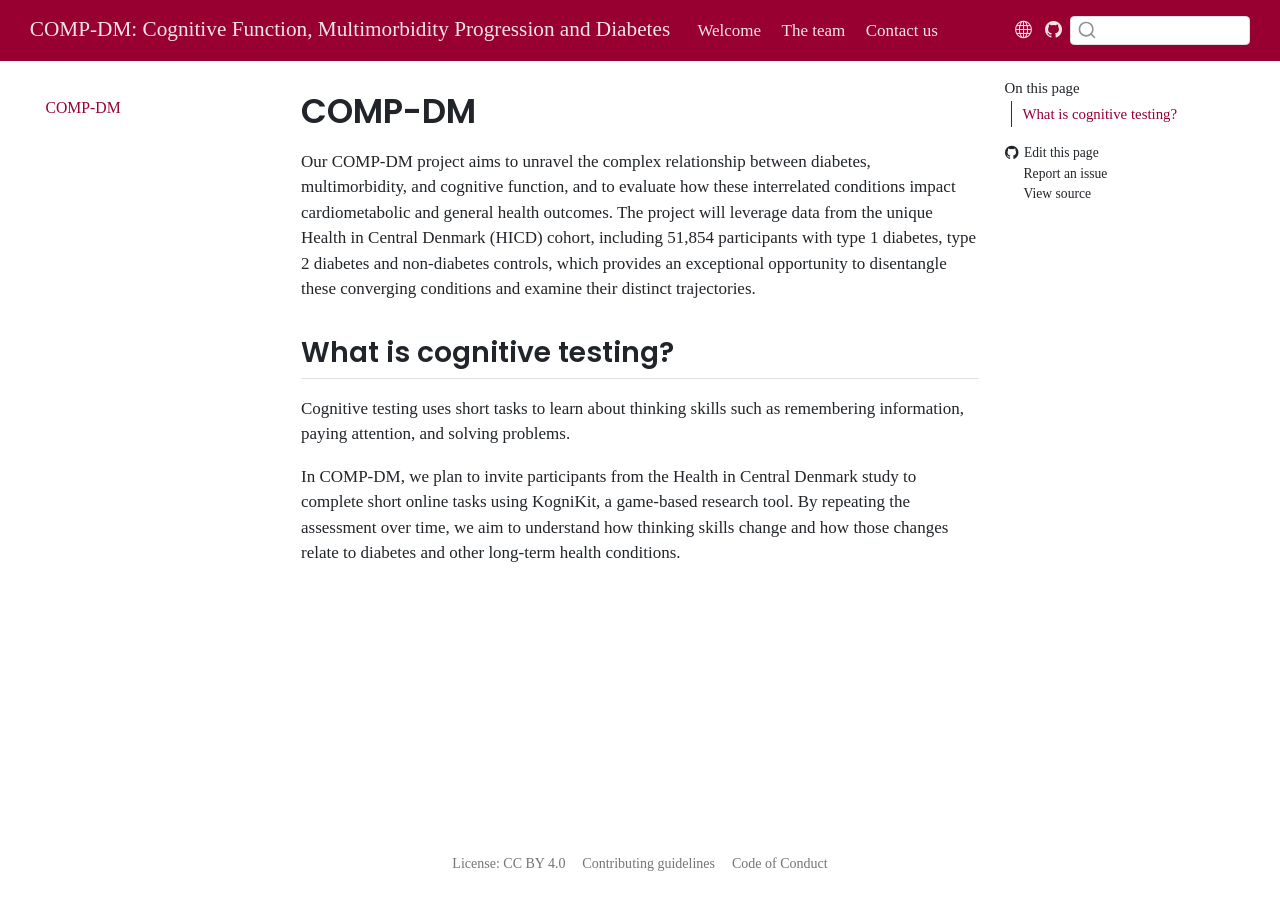
<file: index.html>
<!DOCTYPE html>
<html xmlns="http://www.w3.org/1999/xhtml" lang="en" xml:lang="en"><head>

<meta charset="utf-8">
<meta name="generator" content="quarto-1.11.9">

<meta name="viewport" content="width=device-width, initial-scale=1.0, user-scalable=yes">


<title>COMP-DM – COMP-DM: Cognitive Function, Multimorbidity Progression and Diabetes</title>
<style>
/* Default styles provided by pandoc.
** See https://pandoc.org/MANUAL.html#variables-for-html for config info.
*/
span.smallcaps{font-variant: small-caps;}
div.columns{display: flex; gap: 1.5em;}
div.column{flex: auto;}
@media screen {
div.columns{gap: min(4vw, 1.5em);}
div.column{overflow-x: auto;}
}
div.hanging-indent{margin-left: 1.5em; text-indent: -1.5em;}
ul.task-list{list-style: none;}
ul.task-list li input[type="checkbox"] {
  width: 0.8em;
  margin: 0 0.8em 0.2em -1em; /* quarto-specific, see https://github.com/quarto-dev/quarto-cli/issues/4556 */ 
  vertical-align: middle;
}
</style>


<script src="site_libs/quarto-nav/quarto-nav.js"></script>
<script src="site_libs/clipboard/clipboard.min.js"></script>
<script src="site_libs/quarto-search/autocomplete.umd.js"></script>
<script src="site_libs/quarto-search/fuse.min.js"></script>
<script src="site_libs/quarto-search/quarto-search.js"></script>
<meta name="quarto:offset" content="./">
<script src="site_libs/quarto-html/quarto.js" type="module"></script>
<script src="site_libs/quarto-html/tabsets/tabsets.js" type="module"></script>
<script src="site_libs/quarto-html/scrollable-regions/scrollable-regions.js" type="module"></script>
<script src="site_libs/quarto-html/popper.min.js"></script>
<script src="site_libs/quarto-html/tippy.umd.min.js"></script>
<script src="site_libs/quarto-html/anchor.min.js"></script>
<link href="site_libs/quarto-html/tippy.css" rel="stylesheet">
<link href="site_libs/quarto-html/quarto-syntax-highlighting-1f42ef86e7bbcd4ef0935f55bd85d622.css" rel="stylesheet" class="quarto-color-scheme" id="quarto-text-highlighting-styles">
<link href="site_libs/quarto-html/quarto-syntax-highlighting-dark-b2c10e9313c6d05287a68e7950ff1397.css" rel="stylesheet" class="quarto-color-scheme quarto-color-alternate" id="quarto-text-highlighting-styles">
<link href="site_libs/quarto-html/quarto-syntax-highlighting-1f42ef86e7bbcd4ef0935f55bd85d622.css" rel="stylesheet" class="quarto-color-scheme-extra" id="quarto-text-highlighting-styles">
<script src="site_libs/bootstrap/bootstrap.min.js"></script>
<link href="site_libs/bootstrap/bootstrap-icons.css" rel="stylesheet">
<link href="site_libs/bootstrap/bootstrap-31ec49160400fd3d68279edfdcd35923.min.css" rel="stylesheet" append-hash="true" class="quarto-color-scheme" id="quarto-bootstrap" data-mode="light">
<link href="site_libs/bootstrap/bootstrap-dark-31ec49160400fd3d68279edfdcd35923.min.css" rel="stylesheet" append-hash="true" class="quarto-color-scheme quarto-color-alternate" id="quarto-bootstrap" data-mode="light">
<link href="site_libs/bootstrap/bootstrap-31ec49160400fd3d68279edfdcd35923.min.css" rel="stylesheet" append-hash="true" class="quarto-color-scheme-extra" id="quarto-bootstrap" data-mode="light">
<script id="quarto-search-options" type="application/json">{
  "location": "navbar",
  "copy-button": false,
  "collapse-after": 3,
  "panel-placement": "end",
  "type": "textbox",
  "limit": 50,
  "keyboard-shortcut": [
    "f",
    "/",
    "s"
  ],
  "language": {
    "search-no-results-text": "No results",
    "search-matching-documents-text": "matching documents",
    "search-copy-link-title": "Copy link to search",
    "search-hide-matches-text": "Hide additional matches",
    "search-more-match-text": "more match in this document",
    "search-more-matches-text": "more matches in this document",
    "search-clear-button-title": "Clear",
    "search-text-placeholder": "",
    "search-detached-cancel-button-title": "Cancel",
    "search-submit-button-title": "Submit",
    "search-label": "Search"
  }
}</script>


</head>

<body class="nav-sidebar floating nav-fixed quarto-light"><a id="quarto-skip-link" class="visually-hidden-focusable" href="#quarto-document-content">Skip to main content</a>

<div id="quarto-search-results"></div>
  <header id="quarto-header" class="headroom fixed-top">
    <nav class="navbar navbar-expand-lg " data-bs-theme="dark" aria-label="Site">
      <div class="navbar-container container-fluid">
      <div class="navbar-brand-container mx-auto">
    <a class="navbar-brand" href="./index.html">
    <span class="navbar-title">COMP-DM: Cognitive Function, Multimorbidity Progression and Diabetes</span>
    </a>
  </div>
          <button class="navbar-toggler" type="button" data-bs-toggle="collapse" data-bs-target="#navbarCollapse" aria-controls="navbarCollapse" aria-expanded="false" aria-label="Toggle navigation" onclick="if (window.quartoToggleHeadroom) { window.quartoToggleHeadroom(); }">
  <span class="navbar-toggler-icon"></span>
</button>
          <div class="collapse navbar-collapse" id="navbarCollapse">
            <ul class="navbar-nav navbar-nav-scroll me-auto">
  <li class="nav-item">
    <a class="nav-link active" href="./index.html" aria-current="page"> 
<span class="menu-text">Welcome</span></a>
  </li>  
  <li class="nav-item">
    <a class="nav-link" href="./team.html"> 
<span class="menu-text">The team</span></a>
  </li>  
  <li class="nav-item">
    <a class="nav-link" href="./contact.html"> 
<span class="menu-text">Contact us</span></a>
  </li>  
</ul>
          </div> <!-- /navcollapse -->
            <div class="quarto-navbar-tools">
    <a href="https://steno-aarhus.github.io" title="" class="quarto-navigation-tool px-1" aria-label="Globe icon: Link to the Steno Aarhus GitHub landing webpage for all other Steno Aarhus projects"><i class="bi bi-globe"></i></a>
    <a href="https://github.com/steno-aarhus/comp-dm" title="" class="quarto-navigation-tool px-1" aria-label="GitHub icon: Source repository"><i class="bi bi-github"></i></a>
</div>
            <div id="quarto-search" class="" title="Search"></div>
      </div> <!-- /container-fluid -->
    </nav>
  <nav class="quarto-secondary-nav" aria-label="Toolbar">
    <div class="container-fluid d-flex">
      <button type="button" class="quarto-btn-toggle btn" data-bs-toggle="collapse" role="button" data-bs-target=".quarto-sidebar-collapse-item" aria-controls="quarto-sidebar" aria-expanded="false" aria-label="Toggle sidebar navigation" onclick="if (window.quartoToggleHeadroom) { window.quartoToggleHeadroom(); }">
        <i class="bi bi-layout-text-sidebar-reverse"></i>
      </button>
        <nav class="quarto-page-breadcrumbs" aria-label="Breadcrumbs"><ol class="breadcrumb"><li class="breadcrumb-item"><a href="./index.html">COMP-DM</a></li></ol></nav>
        <a class="flex-grow-1" data-bs-toggle="collapse" data-bs-target=".quarto-sidebar-collapse-item" onclick="if (window.quartoToggleHeadroom) { window.quartoToggleHeadroom(); }">      
        </a>
    </div>
  </nav>
</header>
<!-- content -->
<div id="quarto-content" class="quarto-container page-columns page-rows-contents page-layout-article page-navbar">
<!-- sidebar -->
  <nav id="quarto-sidebar" class="sidebar collapse collapse-horizontal quarto-sidebar-collapse-item sidebar-navigation floating overflow-auto" aria-label="Section">
    <div class="sidebar-menu-container"> 
    <ul class="list-unstyled mt-1">
        <li class="sidebar-item">
  <div class="sidebar-item-container"> 
  <a href="./index.html" class="sidebar-item-text sidebar-link active">
 <span class="menu-text">COMP-DM</span></a>
  </div>
</li>
    </ul>
    </div>
</nav>
<div id="quarto-sidebar-glass" class="quarto-sidebar-collapse-item" data-bs-toggle="collapse" data-bs-target=".quarto-sidebar-collapse-item"></div>
<!-- margin-sidebar -->
    <div id="quarto-margin-sidebar" class="sidebar margin-sidebar">
        <nav id="TOC" role="doc-toc" aria-labelledby="toc-title" class="toc-active">
    <h2 id="toc-title">On this page</h2>
   
  <ul>
  <li><a href="#what-is-cognitive-testing" id="toc-what-is-cognitive-testing" class="nav-link active" data-scroll-target="#what-is-cognitive-testing">What is cognitive testing?</a></li>
  </ul>
<div class="toc-actions"><ul><li><a href="https://github.com/steno-aarhus/comp-dm/edit/main/index.qmd" class="toc-action"><i class="bi bi-github"></i>Edit this page</a></li><li><a href="https://github.com/steno-aarhus/comp-dm/issues/new" class="toc-action"><i class="bi empty"></i>Report an issue</a></li><li><a href="https://github.com/steno-aarhus/comp-dm/blob/main/index.qmd" class="toc-action"><i class="bi empty"></i>View source</a></li></ul></div></nav>
    </div>
<!-- main -->
<main class="content" id="quarto-document-content" tabindex="-1">

<header id="title-block-header" class="quarto-title-block default">
<div class="quarto-title">
<h1 class="title">COMP-DM</h1>
</div>



<div class="quarto-title-meta">

    
  
    
  </div>
  


</header>


<p>Our COMP-DM project aims to unravel the complex relationship between diabetes, multimorbidity, and cognitive function, and to evaluate how these interrelated conditions impact cardiometabolic and general health outcomes. The project will leverage data from the unique Health in Central Denmark (HICD) cohort, including 51,854 participants with type 1 diabetes, type 2 diabetes and non-diabetes controls, which provides an exceptional opportunity to disentangle these converging conditions and examine their distinct trajectories.</p>
<section id="what-is-cognitive-testing" class="level2">
<h2 class="anchored" data-anchor-id="what-is-cognitive-testing">What is cognitive testing?</h2>
<p>Cognitive testing uses short tasks to learn about thinking skills such as remembering information, paying attention, and solving problems.</p>
<p>In COMP-DM, we plan to invite participants from the Health in Central Denmark study to complete short online tasks using KogniKit, a game-based research tool. By repeating the assessment over time, we aim to understand how thinking skills change and how those changes relate to diabetes and other long-term health conditions.</p>


</section>

</main> <!-- /main -->
<script id="quarto-html-after-body" type="application/javascript">
  window.document.addEventListener("DOMContentLoaded", function (event) {
    const icon = "";
    const anchorJS = new window.AnchorJS();
    anchorJS.options = {
      placement: 'right',
      icon: icon
    };
    anchorJS.add('.anchored');
    const isCodeAnnotation = (el) => {
      for (const clz of el.classList) {
        if (clz.startsWith('code-annotation-')) {                     
          return true;
        }
      }
      return false;
    }
    const onCopySuccess = function(e) {
      // button target
      const button = e.trigger;
      // don't keep focus
      button.blur();
      // flash "checked"
      button.classList.add('code-copy-button-checked');
      var currentTitle = button.getAttribute("title");
      button.setAttribute("title", "Copied!");
      let tooltip;
      if (window.bootstrap) {
        button.setAttribute("data-bs-toggle", "tooltip");
        button.setAttribute("data-bs-placement", "left");
        button.setAttribute("data-bs-title", "Copied!");
        tooltip = new bootstrap.Tooltip(button, 
          { trigger: "manual", 
            customClass: "code-copy-button-tooltip",
            offset: [0, -8]});
        tooltip.show();    
      }
      setTimeout(function() {
        if (tooltip) {
          tooltip.hide();
          button.removeAttribute("data-bs-title");
          button.removeAttribute("data-bs-toggle");
          button.removeAttribute("data-bs-placement");
        }
        button.setAttribute("title", currentTitle);
        button.classList.remove('code-copy-button-checked');
      }, 1000);
      // clear code selection
      e.clearSelection();
    }
    const getTextToCopy = function(trigger) {
      const outerScaffold = trigger.parentElement.cloneNode(true);
      const codeEl = outerScaffold.querySelector('code');
      for (const childEl of codeEl.children) {
        if (isCodeAnnotation(childEl)) {
          childEl.remove();
        }
      }
      return codeEl.innerText;
    }
    const clipboard = new window.ClipboardJS('.code-copy-button:not([data-in-quarto-modal])', {
      text: getTextToCopy
    });
    clipboard.on('success', onCopySuccess);
    if (window.document.getElementById('quarto-embedded-source-code-modal')) {
      const clipboardModal = new window.ClipboardJS('.code-copy-button[data-in-quarto-modal]', {
        text: getTextToCopy,
        container: window.document.getElementById('quarto-embedded-source-code-modal')
      });
      clipboardModal.on('success', onCopySuccess);
    }
      var localhostRegex = new RegExp(/^(?:http|https):\/\/localhost\:?[0-9]*\//);
      var mailtoRegex = new RegExp(/^mailto:/);
        var filterRegex = new RegExp("https:\/\/steno-aarhus\.github\.io\/comp-dm\/");
      var isInternal = (href) => {
          return filterRegex.test(href) || localhostRegex.test(href) || mailtoRegex.test(href);
      }
      // Inspect non-navigation links and adorn them if external
      window.quartoDecorateExternalLinks = function (root) {
     var links = (root || window.document).querySelectorAll('a[href]:not(.nav-link):not(.navbar-brand):not(.toc-action):not(.sidebar-link):not(.sidebar-item-toggle):not(.pagination-link):not(.no-external):not([aria-hidden]):not(.dropdown-item):not(.quarto-navigation-tool):not(.about-link)');
      for (var i=0; i<links.length; i++) {
        const link = links[i];
        if (!isInternal(link.href)) {
          // undo the damage that might have been done by quarto-nav.js in the case of
          // links that we want to consider external
          if (link.dataset.originalHref !== undefined) {
            link.href = link.dataset.originalHref;
          }
          if (!link.classList.contains('no-external-icon')) {
          }
        }
      }
      };
      window.quartoDecorateExternalLinks(window.document);
    // Esc closes the popup (WCAG 1.4.13) and focus leaving both trigger and
    // popup closes it (WCAG 2.4.11); tippy handles neither for interactive popups.
    const hideOnEscAndFocusOut = {
      name: 'hideOnEscAndFocusOut',
      defaultValue: true,
      fn(instance) {
        const dismiss = () => {
          // A show scheduled by the trigger delay would otherwise reopen it
          instance.clearDelayTimeouts();
          instance.hide();
        };
        const onKeyDown = (event) => {
          if (event.key !== 'Escape') {
            return;
          }
          // Keep Esc from also reaching page handlers (e.g. reveal.js overview),
          // except an open reveal.js slide menu, which Esc should close too.
          // The menu handles keys only when its keyboard option is on.
          const menuHandlesEsc = window.Reveal?.getPlugin?.('menu')?.isOpen() &&
            window.Reveal.getConfig().menu?.keyboard !== false;
          if (!menuHandlesEsc) {
            event.stopPropagation();
          }
          if (instance.popper.contains(window.document.activeElement)) {
            // Disabled while refocusing so the focus trigger does not reopen it
            instance.disable();
            instance.reference.focus();
            instance.enable();
          }
          dismiss();
        };
        const onFocusOut = (event) => {
          const target = event.relatedTarget;
          if (target && !instance.reference.contains(target) &&
              !instance.popper.contains(target)) {
            dismiss();
          }
        };
        // On the trigger too: a click trigger (code-annotations: select) has no
        // blur handling. Attached for the instance's lifetime so leaving the
        // trigger also cancels a show still pending on the trigger delay.
        instance.reference.addEventListener('focusout', onFocusOut);
        return {
          onShow() {
            window.document.addEventListener('keydown', onKeyDown, true);
            instance.popper.addEventListener('focusout', onFocusOut);
          },
          onHide() {
            window.document.removeEventListener('keydown', onKeyDown, true);
            instance.popper.removeEventListener('focusout', onFocusOut);
          },
          onDestroy() {
            instance.reference.removeEventListener('focusout', onFocusOut);
          },
        };
      },
    };
    function tippyHover(el, contentFn, onTriggerFn, onUntriggerFn) {
      const config = {
        allowHTML: true,
        maxWidth: 500,
        delay: 100,
        arrow: false,
        appendTo: function(el) {
            return el.parentElement;
        },
        interactive: true,
        interactiveBorder: 10,
        theme: 'quarto',
        placement: 'bottom-start',
        plugins: [hideOnEscAndFocusOut],
      };
      if (contentFn) {
        config.content = contentFn;
      }
      if (onTriggerFn) {
        config.onTrigger = onTriggerFn;
      }
      if (onUntriggerFn) {
        config.onUntrigger = onUntriggerFn;
      }
      window.tippy(el, config); 
    }
    const noterefs = window.document.querySelectorAll('a[role="doc-noteref"]');
    for (var i=0; i<noterefs.length; i++) {
      const ref = noterefs[i];
      tippyHover(ref, function() {
        // use id or data attribute instead here
        let href = ref.getAttribute('data-footnote-href') || ref.getAttribute('href');
        try { href = new URL(href).hash; } catch {}
        const id = href.replace(/^#\/?/, "");
        const note = window.document.getElementById(id);
        if (note) {
          return note.innerHTML;
        } else {
          return "";
        }
      });
    }
    const xrefs = window.document.querySelectorAll('a.quarto-xref');
    const processXRef = (id, note) => {
      // Strip column container classes
      const stripColumnClz = (el) => {
        el.classList.remove("page-full", "page-columns");
        if (el.children) {
          for (const child of el.children) {
            stripColumnClz(child);
          }
        }
      }
      stripColumnClz(note)
      if (id === null || id.startsWith('sec-')) {
        // Special case sections, only their first couple elements
        const container = document.createElement("div");
        if (note.children && note.children.length > 2) {
          container.appendChild(note.children[0].cloneNode(true));
          for (let i = 1; i < note.children.length; i++) {
            const child = note.children[i];
            if (child.tagName === "P" && child.innerText === "") {
              continue;
            } else {
              container.appendChild(child.cloneNode(true));
              break;
            }
          }
          if (window.Quarto?.typesetMath) {
            window.Quarto.typesetMath(container);
          }
          return container.innerHTML
        } else {
          if (window.Quarto?.typesetMath) {
            window.Quarto.typesetMath(note);
          }
          return note.innerHTML;
        }
      } else {
        // Remove any anchor links if they are present
        const anchorLink = note.querySelector('a.anchorjs-link');
        if (anchorLink) {
          anchorLink.remove();
        }
        if (window.Quarto?.typesetMath) {
          window.Quarto.typesetMath(note);
        }
        if (note.classList.contains("callout")) {
          return note.outerHTML;
        } else {
          return note.innerHTML;
        }
      }
    }
    for (var i=0; i<xrefs.length; i++) {
      const xref = xrefs[i];
      tippyHover(xref, undefined, function(instance) {
        instance.disable();
        let url = xref.getAttribute('href');
        let hash = undefined; 
        if (url.startsWith('#')) {
          hash = url;
        } else {
          try { hash = new URL(url).hash; } catch {}
        }
        if (hash) {
          const id = hash.replace(/^#\/?/, "");
          const note = window.document.getElementById(id);
          if (note !== null) {
            try {
              const html = processXRef(id, note.cloneNode(true));
              instance.setContent(html);
            } finally {
              instance.enable();
              instance.show();
            }
          } else {
            // See if we can fetch this
            fetch(url.split('#')[0])
            .then(res => res.text())
            .then(html => {
              const parser = new DOMParser();
              const htmlDoc = parser.parseFromString(html, "text/html");
              const note = htmlDoc.getElementById(id);
              if (note !== null) {
                const html = processXRef(id, note);
                instance.setContent(html);
              } 
            }).finally(() => {
              instance.enable();
              instance.show();
            });
          }
        } else {
          // See if we can fetch a full url (with no hash to target)
          // This is a special case and we should probably do some content thinning / targeting
          fetch(url)
          .then(res => res.text())
          .then(html => {
            const parser = new DOMParser();
            const htmlDoc = parser.parseFromString(html, "text/html");
            const note = htmlDoc.querySelector('main.content');
            if (note !== null) {
              // This should only happen for chapter cross references
              // (since there is no id in the URL)
              // remove the first header
              if (note.children.length > 0 && note.children[0].tagName === "HEADER") {
                note.children[0].remove();
              }
              const html = processXRef(null, note);
              instance.setContent(html);
            } 
          }).finally(() => {
            instance.enable();
            instance.show();
          });
        }
      }, function(instance) {
      });
    }
        let selectedAnnoteEl;
        const selectorForAnnotation = ( cell, annotation) => {
          let cellAttr = 'data-code-cell="' + cell + '"';
          let lineAttr = 'data-code-annotation="' +  annotation + '"';
          const selector = 'span[' + cellAttr + '][' + lineAttr + ']';
          return selector;
        }
        const selectCodeLines = (annoteEl) => {
          const doc = window.document;
          const targetCell = annoteEl.getAttribute("data-target-cell");
          const targetAnnotation = annoteEl.getAttribute("data-target-annotation");
          const annoteSpan = window.document.querySelector(selectorForAnnotation(targetCell, targetAnnotation));
          const lines = annoteSpan.getAttribute("data-code-lines").split(",");
          const lineIds = lines.map((line) => {
            return targetCell + "-" + line;
          })
          // Each band is positioned against its own containing block, which is
          // not the offsetParent of the lines, so place it from client rects.
          const placeBand = (band, firstEl, lastEl, codeBlock) => {
            const container = band.offsetParent;
            if (container === null) {
              return;
            }
            const containerRect = container.getBoundingClientRect();
            // Reveal.js scales slides with a transform, so convert client
            // pixels back to the CSS pixels of the container.
            const scale = containerRect.height / container.offsetHeight || 1;
            const firstRect = firstEl.getBoundingClientRect();
            const lastRect = lastEl.getBoundingClientRect();
            const top = (firstRect.top - containerRect.top) / scale - container.clientTop + container.scrollTop;
            const height = (lastRect.bottom - firstRect.top) / scale;
            band.style.top = top - 2 + "px";
            band.style.height = height + 4 + "px";
            if (codeBlock) {
              // Without the copy button wrapper, the containing block is wider
              // than the code block, so span the code block explicitly.
              const blockRect = codeBlock.getBoundingClientRect();
              band.style.left = (blockRect.left - containerRect.left) / scale - container.clientLeft + container.scrollLeft + "px";
              band.style.width = blockRect.width / scale + "px";
            }
          };
          if (lineIds.length > 0) {
            const el = window.document.getElementById(lineIds[0]);
            const lastEl = window.document.getElementById(lineIds[lineIds.length - 1]);
            const parent = el.parentElement.parentElement;
            // cook up a div (if necessary) and position it
            let div = window.document.getElementById("code-annotation-line-highlight");
            if (div === null) {
              div = window.document.createElement("div");
              div.setAttribute("id", "code-annotation-line-highlight");
              div.style.position = 'absolute';
              parent.appendChild(div);
            }
            placeBand(div, el, lastEl, parent.closest("div.sourceCode") || parent);
            let gutterDiv = window.document.getElementById("code-annotation-line-highlight-gutter");
            if (gutterDiv === null) {
              gutterDiv = window.document.createElement("div");
              gutterDiv.setAttribute("id", "code-annotation-line-highlight-gutter");
              gutterDiv.style.position = 'absolute';
              const codeCell = window.document.getElementById(targetCell);
              const gutter = codeCell.querySelector('.code-annotation-gutter');
              gutter.appendChild(gutterDiv);
            }
            placeBand(gutterDiv, el, lastEl);
            selectedAnnoteEl = annoteEl;
          }
        };
        const unselectCodeLines = () => {
          const elementsIds = ["code-annotation-line-highlight", "code-annotation-line-highlight-gutter"];
          elementsIds.forEach((elId) => {
            const div = window.document.getElementById(elId);
            if (div) {
              div.remove();
            }
          });
          selectedAnnoteEl = undefined;
        };
          // Handle positioning of the toggle
      window.addEventListener(
        "resize",
        throttle(() => {
          elRect = undefined;
          if (selectedAnnoteEl) {
            selectCodeLines(selectedAnnoteEl);
          }
        }, 10)
      );
      function throttle(fn, ms) {
      let throttle = false;
      let timer;
        return (...args) => {
          if(!throttle) { // first call gets through
              fn.apply(this, args);
              throttle = true;
          } else { // all the others get throttled
              if(timer) clearTimeout(timer); // cancel #2
              timer = setTimeout(() => {
                fn.apply(this, args);
                timer = throttle = false;
              }, ms);
          }
        };
      }
        // Attach click handler to the DT
        const annoteDls = window.document.querySelectorAll('dt[data-target-cell]');
        for (const annoteDlNode of annoteDls) {
          annoteDlNode.addEventListener('click', (event) => {
            const clickedEl = event.target;
            if (clickedEl !== selectedAnnoteEl) {
              unselectCodeLines();
              const activeEl = window.document.querySelector('dt[data-target-cell].code-annotation-active');
              if (activeEl) {
                activeEl.classList.remove('code-annotation-active');
              }
              selectCodeLines(clickedEl);
              clickedEl.classList.add('code-annotation-active');
            } else {
              // Unselect the line
              unselectCodeLines();
              clickedEl.classList.remove('code-annotation-active');
            }
          });
        }
    const findCites = (el) => {
      const parentEl = el.parentElement;
      if (parentEl) {
        const cites = parentEl.dataset.cites;
        if (cites) {
          return {
            el,
            cites: cites.split(' ')
          };
        } else {
          return findCites(el.parentElement)
        }
      } else {
        return undefined;
      }
    };
    var bibliorefs = window.document.querySelectorAll('a[role="doc-biblioref"]');
    for (var i=0; i<bibliorefs.length; i++) {
      const ref = bibliorefs[i];
      const citeInfo = findCites(ref);
      if (citeInfo) {
        tippyHover(citeInfo.el, function() {
          var popup = window.document.createElement('div');
          citeInfo.cites.forEach(function(cite) {
            var citeDiv = window.document.createElement('div');
            citeDiv.classList.add('hanging-indent');
            citeDiv.classList.add('csl-entry');
            var biblioDiv = window.document.getElementById('ref-' + cite);
            if (biblioDiv) {
              citeDiv.innerHTML = biblioDiv.innerHTML;
            }
            popup.appendChild(citeDiv);
          });
          return popup.innerHTML;
        });
      }
    }
  });
  </script>
  <script type="application/javascript">
  window.quartoScrollableRegionsLabels = {"code":"Scrollable code","output":"Scrollable output"};
  </script>
</div> <!-- /content -->
<footer class="footer">
  <div class="nav-footer">
    <div class="nav-footer-left">
      &nbsp;
    </div>   
    <div class="nav-footer-center">
      <ul class="footer-items list-unstyled">
    <li class="nav-item">
    <a class="nav-link" href="https://creativecommons.org/licenses/by/4.0/">
<p>License: CC BY 4.0</p>
</a>
  </li>  
    <li class="nav-item">
    <a class="nav-link" href="https://steno-aarhus.github.io/research/CONTRIBUTING.html">
<p>Contributing guidelines</p>
</a>
  </li>  
    <li class="nav-item">
    <a class="nav-link" href="https://steno-aarhus.github.io/research/CODE_OF_CONDUCT.html">
<p>Code of Conduct</p>
</a>
  </li>  
</ul>
    <div class="toc-actions d-sm-block d-md-none"><ul><li><a href="https://github.com/steno-aarhus/comp-dm/edit/main/index.qmd" class="toc-action"><i class="bi bi-github"></i>Edit this page</a></li><li><a href="https://github.com/steno-aarhus/comp-dm/issues/new" class="toc-action"><i class="bi empty"></i>Report an issue</a></li><li><a href="https://github.com/steno-aarhus/comp-dm/blob/main/index.qmd" class="toc-action"><i class="bi empty"></i>View source</a></li></ul></div></div>
    <div class="nav-footer-right">
      &nbsp;
    </div>
  </div>
</footer>




</body></html>
</file>
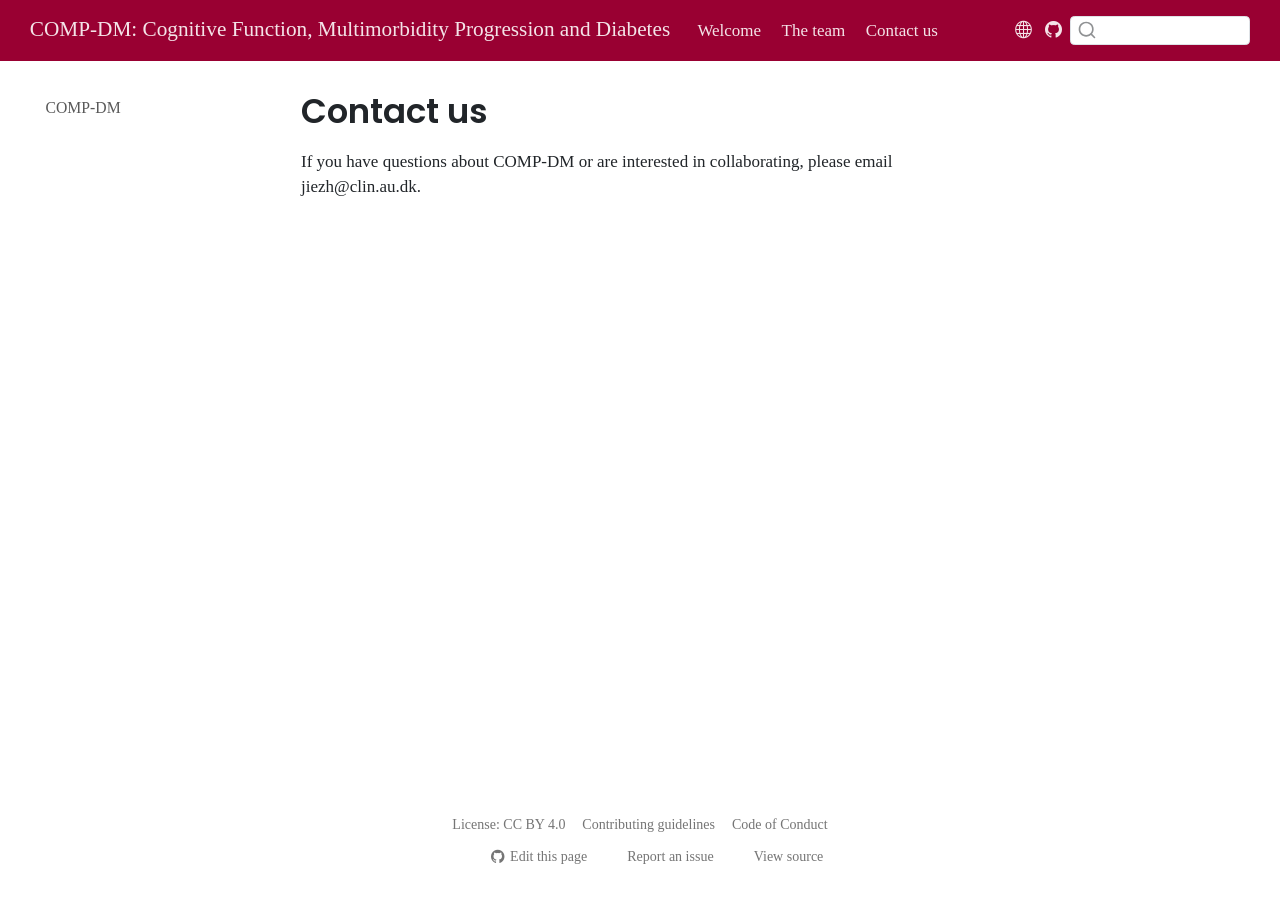
<file: contact.html>
<!DOCTYPE html>
<html xmlns="http://www.w3.org/1999/xhtml" lang="en" xml:lang="en"><head>

<meta charset="utf-8">
<meta name="generator" content="quarto-1.11.9">

<meta name="viewport" content="width=device-width, initial-scale=1.0, user-scalable=yes">


<title>Contact us – COMP-DM: Cognitive Function, Multimorbidity Progression and Diabetes</title>
<style>
/* Default styles provided by pandoc.
** See https://pandoc.org/MANUAL.html#variables-for-html for config info.
*/
span.smallcaps{font-variant: small-caps;}
div.columns{display: flex; gap: 1.5em;}
div.column{flex: auto;}
@media screen {
div.columns{gap: min(4vw, 1.5em);}
div.column{overflow-x: auto;}
}
div.hanging-indent{margin-left: 1.5em; text-indent: -1.5em;}
ul.task-list{list-style: none;}
ul.task-list li input[type="checkbox"] {
  width: 0.8em;
  margin: 0 0.8em 0.2em -1em; /* quarto-specific, see https://github.com/quarto-dev/quarto-cli/issues/4556 */ 
  vertical-align: middle;
}
</style>


<script src="site_libs/quarto-nav/quarto-nav.js"></script>
<script src="site_libs/clipboard/clipboard.min.js"></script>
<script src="site_libs/quarto-search/autocomplete.umd.js"></script>
<script src="site_libs/quarto-search/fuse.min.js"></script>
<script src="site_libs/quarto-search/quarto-search.js"></script>
<meta name="quarto:offset" content="./">
<script src="site_libs/quarto-html/quarto.js" type="module"></script>
<script src="site_libs/quarto-html/tabsets/tabsets.js" type="module"></script>
<script src="site_libs/quarto-html/scrollable-regions/scrollable-regions.js" type="module"></script>
<script src="site_libs/quarto-html/popper.min.js"></script>
<script src="site_libs/quarto-html/tippy.umd.min.js"></script>
<script src="site_libs/quarto-html/anchor.min.js"></script>
<link href="site_libs/quarto-html/tippy.css" rel="stylesheet">
<link href="site_libs/quarto-html/quarto-syntax-highlighting-1f42ef86e7bbcd4ef0935f55bd85d622.css" rel="stylesheet" class="quarto-color-scheme" id="quarto-text-highlighting-styles">
<link href="site_libs/quarto-html/quarto-syntax-highlighting-dark-b2c10e9313c6d05287a68e7950ff1397.css" rel="stylesheet" class="quarto-color-scheme quarto-color-alternate" id="quarto-text-highlighting-styles">
<link href="site_libs/quarto-html/quarto-syntax-highlighting-1f42ef86e7bbcd4ef0935f55bd85d622.css" rel="stylesheet" class="quarto-color-scheme-extra" id="quarto-text-highlighting-styles">
<script src="site_libs/bootstrap/bootstrap.min.js"></script>
<link href="site_libs/bootstrap/bootstrap-icons.css" rel="stylesheet">
<link href="site_libs/bootstrap/bootstrap-31ec49160400fd3d68279edfdcd35923.min.css" rel="stylesheet" append-hash="true" class="quarto-color-scheme" id="quarto-bootstrap" data-mode="light">
<link href="site_libs/bootstrap/bootstrap-dark-31ec49160400fd3d68279edfdcd35923.min.css" rel="stylesheet" append-hash="true" class="quarto-color-scheme quarto-color-alternate" id="quarto-bootstrap" data-mode="light">
<link href="site_libs/bootstrap/bootstrap-31ec49160400fd3d68279edfdcd35923.min.css" rel="stylesheet" append-hash="true" class="quarto-color-scheme-extra" id="quarto-bootstrap" data-mode="light">
<script id="quarto-search-options" type="application/json">{
  "location": "navbar",
  "copy-button": false,
  "collapse-after": 3,
  "panel-placement": "end",
  "type": "textbox",
  "limit": 50,
  "keyboard-shortcut": [
    "f",
    "/",
    "s"
  ],
  "language": {
    "search-no-results-text": "No results",
    "search-matching-documents-text": "matching documents",
    "search-copy-link-title": "Copy link to search",
    "search-hide-matches-text": "Hide additional matches",
    "search-more-match-text": "more match in this document",
    "search-more-matches-text": "more matches in this document",
    "search-clear-button-title": "Clear",
    "search-text-placeholder": "",
    "search-detached-cancel-button-title": "Cancel",
    "search-submit-button-title": "Submit",
    "search-label": "Search"
  }
}</script>


</head>

<body class="nav-sidebar floating nav-fixed quarto-light"><a id="quarto-skip-link" class="visually-hidden-focusable" href="#quarto-document-content">Skip to main content</a>

<div id="quarto-search-results"></div>
  <header id="quarto-header" class="headroom fixed-top">
    <nav class="navbar navbar-expand-lg " data-bs-theme="dark" aria-label="Site">
      <div class="navbar-container container-fluid">
      <div class="navbar-brand-container mx-auto">
    <a class="navbar-brand" href="./index.html">
    <span class="navbar-title">COMP-DM: Cognitive Function, Multimorbidity Progression and Diabetes</span>
    </a>
  </div>
          <button class="navbar-toggler" type="button" data-bs-toggle="collapse" data-bs-target="#navbarCollapse" aria-controls="navbarCollapse" aria-expanded="false" aria-label="Toggle navigation" onclick="if (window.quartoToggleHeadroom) { window.quartoToggleHeadroom(); }">
  <span class="navbar-toggler-icon"></span>
</button>
          <div class="collapse navbar-collapse" id="navbarCollapse">
            <ul class="navbar-nav navbar-nav-scroll me-auto">
  <li class="nav-item">
    <a class="nav-link active" href="./index.html" aria-current="page"> 
<span class="menu-text">Welcome</span></a>
  </li>  
  <li class="nav-item">
    <a class="nav-link" href="./team.html"> 
<span class="menu-text">The team</span></a>
  </li>  
  <li class="nav-item">
    <a class="nav-link" href="./contact.html"> 
<span class="menu-text">Contact us</span></a>
  </li>  
</ul>
          </div> <!-- /navcollapse -->
            <div class="quarto-navbar-tools">
    <a href="https://steno-aarhus.github.io" title="" class="quarto-navigation-tool px-1" aria-label="Globe icon: Link to the Steno Aarhus GitHub landing webpage for all other Steno Aarhus projects"><i class="bi bi-globe"></i></a>
    <a href="https://github.com/steno-aarhus/comp-dm" title="" class="quarto-navigation-tool px-1" aria-label="GitHub icon: Source repository"><i class="bi bi-github"></i></a>
</div>
            <div id="quarto-search" class="" title="Search"></div>
      </div> <!-- /container-fluid -->
    </nav>
  <nav class="quarto-secondary-nav" aria-label="Toolbar">
    <div class="container-fluid d-flex">
      <button type="button" class="quarto-btn-toggle btn" data-bs-toggle="collapse" role="button" data-bs-target=".quarto-sidebar-collapse-item" aria-controls="quarto-sidebar" aria-expanded="false" aria-label="Toggle sidebar navigation" onclick="if (window.quartoToggleHeadroom) { window.quartoToggleHeadroom(); }">
        <i class="bi bi-layout-text-sidebar-reverse"></i>
      </button>
        <nav class="quarto-page-breadcrumbs" aria-label="Breadcrumbs"><ol class="breadcrumb"><li class="breadcrumb-item">Contact us</li></ol></nav>
        <a class="flex-grow-1" data-bs-toggle="collapse" data-bs-target=".quarto-sidebar-collapse-item" onclick="if (window.quartoToggleHeadroom) { window.quartoToggleHeadroom(); }">      
        </a>
    </div>
  </nav>
</header>
<!-- content -->
<div id="quarto-content" class="quarto-container page-columns page-rows-contents page-layout-article page-navbar">
<!-- sidebar -->
  <nav id="quarto-sidebar" class="sidebar collapse collapse-horizontal quarto-sidebar-collapse-item sidebar-navigation floating overflow-auto" aria-label="Section">
    <div class="sidebar-menu-container"> 
    <ul class="list-unstyled mt-1">
        <li class="sidebar-item">
  <div class="sidebar-item-container"> 
  <a href="./index.html" class="sidebar-item-text sidebar-link">
 <span class="menu-text">COMP-DM</span></a>
  </div>
</li>
    </ul>
    </div>
</nav>
<div id="quarto-sidebar-glass" class="quarto-sidebar-collapse-item" data-bs-toggle="collapse" data-bs-target=".quarto-sidebar-collapse-item"></div>
<!-- margin-sidebar -->
    <div id="quarto-margin-sidebar" class="sidebar margin-sidebar zindex-bottom">
        
    </div>
<!-- main -->
<main class="content" id="quarto-document-content" tabindex="-1">

<header id="title-block-header" class="quarto-title-block default">
<div class="quarto-title">
<h1 class="title">Contact us</h1>
</div>



<div class="quarto-title-meta">

    
  
    
  </div>
  


</header>


<p>If you have questions about COMP-DM or are interested in collaborating, please email <strong>jiezh@clin.au.dk</strong>.</p>



</main> <!-- /main -->
<script id="quarto-html-after-body" type="application/javascript">
  window.document.addEventListener("DOMContentLoaded", function (event) {
    const icon = "";
    const anchorJS = new window.AnchorJS();
    anchorJS.options = {
      placement: 'right',
      icon: icon
    };
    anchorJS.add('.anchored');
    const isCodeAnnotation = (el) => {
      for (const clz of el.classList) {
        if (clz.startsWith('code-annotation-')) {                     
          return true;
        }
      }
      return false;
    }
    const onCopySuccess = function(e) {
      // button target
      const button = e.trigger;
      // don't keep focus
      button.blur();
      // flash "checked"
      button.classList.add('code-copy-button-checked');
      var currentTitle = button.getAttribute("title");
      button.setAttribute("title", "Copied!");
      let tooltip;
      if (window.bootstrap) {
        button.setAttribute("data-bs-toggle", "tooltip");
        button.setAttribute("data-bs-placement", "left");
        button.setAttribute("data-bs-title", "Copied!");
        tooltip = new bootstrap.Tooltip(button, 
          { trigger: "manual", 
            customClass: "code-copy-button-tooltip",
            offset: [0, -8]});
        tooltip.show();    
      }
      setTimeout(function() {
        if (tooltip) {
          tooltip.hide();
          button.removeAttribute("data-bs-title");
          button.removeAttribute("data-bs-toggle");
          button.removeAttribute("data-bs-placement");
        }
        button.setAttribute("title", currentTitle);
        button.classList.remove('code-copy-button-checked');
      }, 1000);
      // clear code selection
      e.clearSelection();
    }
    const getTextToCopy = function(trigger) {
      const outerScaffold = trigger.parentElement.cloneNode(true);
      const codeEl = outerScaffold.querySelector('code');
      for (const childEl of codeEl.children) {
        if (isCodeAnnotation(childEl)) {
          childEl.remove();
        }
      }
      return codeEl.innerText;
    }
    const clipboard = new window.ClipboardJS('.code-copy-button:not([data-in-quarto-modal])', {
      text: getTextToCopy
    });
    clipboard.on('success', onCopySuccess);
    if (window.document.getElementById('quarto-embedded-source-code-modal')) {
      const clipboardModal = new window.ClipboardJS('.code-copy-button[data-in-quarto-modal]', {
        text: getTextToCopy,
        container: window.document.getElementById('quarto-embedded-source-code-modal')
      });
      clipboardModal.on('success', onCopySuccess);
    }
      var localhostRegex = new RegExp(/^(?:http|https):\/\/localhost\:?[0-9]*\//);
      var mailtoRegex = new RegExp(/^mailto:/);
        var filterRegex = new RegExp("https:\/\/steno-aarhus\.github\.io\/comp-dm\/");
      var isInternal = (href) => {
          return filterRegex.test(href) || localhostRegex.test(href) || mailtoRegex.test(href);
      }
      // Inspect non-navigation links and adorn them if external
      window.quartoDecorateExternalLinks = function (root) {
     var links = (root || window.document).querySelectorAll('a[href]:not(.nav-link):not(.navbar-brand):not(.toc-action):not(.sidebar-link):not(.sidebar-item-toggle):not(.pagination-link):not(.no-external):not([aria-hidden]):not(.dropdown-item):not(.quarto-navigation-tool):not(.about-link)');
      for (var i=0; i<links.length; i++) {
        const link = links[i];
        if (!isInternal(link.href)) {
          // undo the damage that might have been done by quarto-nav.js in the case of
          // links that we want to consider external
          if (link.dataset.originalHref !== undefined) {
            link.href = link.dataset.originalHref;
          }
          if (!link.classList.contains('no-external-icon')) {
          }
        }
      }
      };
      window.quartoDecorateExternalLinks(window.document);
    // Esc closes the popup (WCAG 1.4.13) and focus leaving both trigger and
    // popup closes it (WCAG 2.4.11); tippy handles neither for interactive popups.
    const hideOnEscAndFocusOut = {
      name: 'hideOnEscAndFocusOut',
      defaultValue: true,
      fn(instance) {
        const dismiss = () => {
          // A show scheduled by the trigger delay would otherwise reopen it
          instance.clearDelayTimeouts();
          instance.hide();
        };
        const onKeyDown = (event) => {
          if (event.key !== 'Escape') {
            return;
          }
          // Keep Esc from also reaching page handlers (e.g. reveal.js overview),
          // except an open reveal.js slide menu, which Esc should close too.
          // The menu handles keys only when its keyboard option is on.
          const menuHandlesEsc = window.Reveal?.getPlugin?.('menu')?.isOpen() &&
            window.Reveal.getConfig().menu?.keyboard !== false;
          if (!menuHandlesEsc) {
            event.stopPropagation();
          }
          if (instance.popper.contains(window.document.activeElement)) {
            // Disabled while refocusing so the focus trigger does not reopen it
            instance.disable();
            instance.reference.focus();
            instance.enable();
          }
          dismiss();
        };
        const onFocusOut = (event) => {
          const target = event.relatedTarget;
          if (target && !instance.reference.contains(target) &&
              !instance.popper.contains(target)) {
            dismiss();
          }
        };
        // On the trigger too: a click trigger (code-annotations: select) has no
        // blur handling. Attached for the instance's lifetime so leaving the
        // trigger also cancels a show still pending on the trigger delay.
        instance.reference.addEventListener('focusout', onFocusOut);
        return {
          onShow() {
            window.document.addEventListener('keydown', onKeyDown, true);
            instance.popper.addEventListener('focusout', onFocusOut);
          },
          onHide() {
            window.document.removeEventListener('keydown', onKeyDown, true);
            instance.popper.removeEventListener('focusout', onFocusOut);
          },
          onDestroy() {
            instance.reference.removeEventListener('focusout', onFocusOut);
          },
        };
      },
    };
    function tippyHover(el, contentFn, onTriggerFn, onUntriggerFn) {
      const config = {
        allowHTML: true,
        maxWidth: 500,
        delay: 100,
        arrow: false,
        appendTo: function(el) {
            return el.parentElement;
        },
        interactive: true,
        interactiveBorder: 10,
        theme: 'quarto',
        placement: 'bottom-start',
        plugins: [hideOnEscAndFocusOut],
      };
      if (contentFn) {
        config.content = contentFn;
      }
      if (onTriggerFn) {
        config.onTrigger = onTriggerFn;
      }
      if (onUntriggerFn) {
        config.onUntrigger = onUntriggerFn;
      }
      window.tippy(el, config); 
    }
    const noterefs = window.document.querySelectorAll('a[role="doc-noteref"]');
    for (var i=0; i<noterefs.length; i++) {
      const ref = noterefs[i];
      tippyHover(ref, function() {
        // use id or data attribute instead here
        let href = ref.getAttribute('data-footnote-href') || ref.getAttribute('href');
        try { href = new URL(href).hash; } catch {}
        const id = href.replace(/^#\/?/, "");
        const note = window.document.getElementById(id);
        if (note) {
          return note.innerHTML;
        } else {
          return "";
        }
      });
    }
    const xrefs = window.document.querySelectorAll('a.quarto-xref');
    const processXRef = (id, note) => {
      // Strip column container classes
      const stripColumnClz = (el) => {
        el.classList.remove("page-full", "page-columns");
        if (el.children) {
          for (const child of el.children) {
            stripColumnClz(child);
          }
        }
      }
      stripColumnClz(note)
      if (id === null || id.startsWith('sec-')) {
        // Special case sections, only their first couple elements
        const container = document.createElement("div");
        if (note.children && note.children.length > 2) {
          container.appendChild(note.children[0].cloneNode(true));
          for (let i = 1; i < note.children.length; i++) {
            const child = note.children[i];
            if (child.tagName === "P" && child.innerText === "") {
              continue;
            } else {
              container.appendChild(child.cloneNode(true));
              break;
            }
          }
          if (window.Quarto?.typesetMath) {
            window.Quarto.typesetMath(container);
          }
          return container.innerHTML
        } else {
          if (window.Quarto?.typesetMath) {
            window.Quarto.typesetMath(note);
          }
          return note.innerHTML;
        }
      } else {
        // Remove any anchor links if they are present
        const anchorLink = note.querySelector('a.anchorjs-link');
        if (anchorLink) {
          anchorLink.remove();
        }
        if (window.Quarto?.typesetMath) {
          window.Quarto.typesetMath(note);
        }
        if (note.classList.contains("callout")) {
          return note.outerHTML;
        } else {
          return note.innerHTML;
        }
      }
    }
    for (var i=0; i<xrefs.length; i++) {
      const xref = xrefs[i];
      tippyHover(xref, undefined, function(instance) {
        instance.disable();
        let url = xref.getAttribute('href');
        let hash = undefined; 
        if (url.startsWith('#')) {
          hash = url;
        } else {
          try { hash = new URL(url).hash; } catch {}
        }
        if (hash) {
          const id = hash.replace(/^#\/?/, "");
          const note = window.document.getElementById(id);
          if (note !== null) {
            try {
              const html = processXRef(id, note.cloneNode(true));
              instance.setContent(html);
            } finally {
              instance.enable();
              instance.show();
            }
          } else {
            // See if we can fetch this
            fetch(url.split('#')[0])
            .then(res => res.text())
            .then(html => {
              const parser = new DOMParser();
              const htmlDoc = parser.parseFromString(html, "text/html");
              const note = htmlDoc.getElementById(id);
              if (note !== null) {
                const html = processXRef(id, note);
                instance.setContent(html);
              } 
            }).finally(() => {
              instance.enable();
              instance.show();
            });
          }
        } else {
          // See if we can fetch a full url (with no hash to target)
          // This is a special case and we should probably do some content thinning / targeting
          fetch(url)
          .then(res => res.text())
          .then(html => {
            const parser = new DOMParser();
            const htmlDoc = parser.parseFromString(html, "text/html");
            const note = htmlDoc.querySelector('main.content');
            if (note !== null) {
              // This should only happen for chapter cross references
              // (since there is no id in the URL)
              // remove the first header
              if (note.children.length > 0 && note.children[0].tagName === "HEADER") {
                note.children[0].remove();
              }
              const html = processXRef(null, note);
              instance.setContent(html);
            } 
          }).finally(() => {
            instance.enable();
            instance.show();
          });
        }
      }, function(instance) {
      });
    }
        let selectedAnnoteEl;
        const selectorForAnnotation = ( cell, annotation) => {
          let cellAttr = 'data-code-cell="' + cell + '"';
          let lineAttr = 'data-code-annotation="' +  annotation + '"';
          const selector = 'span[' + cellAttr + '][' + lineAttr + ']';
          return selector;
        }
        const selectCodeLines = (annoteEl) => {
          const doc = window.document;
          const targetCell = annoteEl.getAttribute("data-target-cell");
          const targetAnnotation = annoteEl.getAttribute("data-target-annotation");
          const annoteSpan = window.document.querySelector(selectorForAnnotation(targetCell, targetAnnotation));
          const lines = annoteSpan.getAttribute("data-code-lines").split(",");
          const lineIds = lines.map((line) => {
            return targetCell + "-" + line;
          })
          // Each band is positioned against its own containing block, which is
          // not the offsetParent of the lines, so place it from client rects.
          const placeBand = (band, firstEl, lastEl, codeBlock) => {
            const container = band.offsetParent;
            if (container === null) {
              return;
            }
            const containerRect = container.getBoundingClientRect();
            // Reveal.js scales slides with a transform, so convert client
            // pixels back to the CSS pixels of the container.
            const scale = containerRect.height / container.offsetHeight || 1;
            const firstRect = firstEl.getBoundingClientRect();
            const lastRect = lastEl.getBoundingClientRect();
            const top = (firstRect.top - containerRect.top) / scale - container.clientTop + container.scrollTop;
            const height = (lastRect.bottom - firstRect.top) / scale;
            band.style.top = top - 2 + "px";
            band.style.height = height + 4 + "px";
            if (codeBlock) {
              // Without the copy button wrapper, the containing block is wider
              // than the code block, so span the code block explicitly.
              const blockRect = codeBlock.getBoundingClientRect();
              band.style.left = (blockRect.left - containerRect.left) / scale - container.clientLeft + container.scrollLeft + "px";
              band.style.width = blockRect.width / scale + "px";
            }
          };
          if (lineIds.length > 0) {
            const el = window.document.getElementById(lineIds[0]);
            const lastEl = window.document.getElementById(lineIds[lineIds.length - 1]);
            const parent = el.parentElement.parentElement;
            // cook up a div (if necessary) and position it
            let div = window.document.getElementById("code-annotation-line-highlight");
            if (div === null) {
              div = window.document.createElement("div");
              div.setAttribute("id", "code-annotation-line-highlight");
              div.style.position = 'absolute';
              parent.appendChild(div);
            }
            placeBand(div, el, lastEl, parent.closest("div.sourceCode") || parent);
            let gutterDiv = window.document.getElementById("code-annotation-line-highlight-gutter");
            if (gutterDiv === null) {
              gutterDiv = window.document.createElement("div");
              gutterDiv.setAttribute("id", "code-annotation-line-highlight-gutter");
              gutterDiv.style.position = 'absolute';
              const codeCell = window.document.getElementById(targetCell);
              const gutter = codeCell.querySelector('.code-annotation-gutter');
              gutter.appendChild(gutterDiv);
            }
            placeBand(gutterDiv, el, lastEl);
            selectedAnnoteEl = annoteEl;
          }
        };
        const unselectCodeLines = () => {
          const elementsIds = ["code-annotation-line-highlight", "code-annotation-line-highlight-gutter"];
          elementsIds.forEach((elId) => {
            const div = window.document.getElementById(elId);
            if (div) {
              div.remove();
            }
          });
          selectedAnnoteEl = undefined;
        };
          // Handle positioning of the toggle
      window.addEventListener(
        "resize",
        throttle(() => {
          elRect = undefined;
          if (selectedAnnoteEl) {
            selectCodeLines(selectedAnnoteEl);
          }
        }, 10)
      );
      function throttle(fn, ms) {
      let throttle = false;
      let timer;
        return (...args) => {
          if(!throttle) { // first call gets through
              fn.apply(this, args);
              throttle = true;
          } else { // all the others get throttled
              if(timer) clearTimeout(timer); // cancel #2
              timer = setTimeout(() => {
                fn.apply(this, args);
                timer = throttle = false;
              }, ms);
          }
        };
      }
        // Attach click handler to the DT
        const annoteDls = window.document.querySelectorAll('dt[data-target-cell]');
        for (const annoteDlNode of annoteDls) {
          annoteDlNode.addEventListener('click', (event) => {
            const clickedEl = event.target;
            if (clickedEl !== selectedAnnoteEl) {
              unselectCodeLines();
              const activeEl = window.document.querySelector('dt[data-target-cell].code-annotation-active');
              if (activeEl) {
                activeEl.classList.remove('code-annotation-active');
              }
              selectCodeLines(clickedEl);
              clickedEl.classList.add('code-annotation-active');
            } else {
              // Unselect the line
              unselectCodeLines();
              clickedEl.classList.remove('code-annotation-active');
            }
          });
        }
    const findCites = (el) => {
      const parentEl = el.parentElement;
      if (parentEl) {
        const cites = parentEl.dataset.cites;
        if (cites) {
          return {
            el,
            cites: cites.split(' ')
          };
        } else {
          return findCites(el.parentElement)
        }
      } else {
        return undefined;
      }
    };
    var bibliorefs = window.document.querySelectorAll('a[role="doc-biblioref"]');
    for (var i=0; i<bibliorefs.length; i++) {
      const ref = bibliorefs[i];
      const citeInfo = findCites(ref);
      if (citeInfo) {
        tippyHover(citeInfo.el, function() {
          var popup = window.document.createElement('div');
          citeInfo.cites.forEach(function(cite) {
            var citeDiv = window.document.createElement('div');
            citeDiv.classList.add('hanging-indent');
            citeDiv.classList.add('csl-entry');
            var biblioDiv = window.document.getElementById('ref-' + cite);
            if (biblioDiv) {
              citeDiv.innerHTML = biblioDiv.innerHTML;
            }
            popup.appendChild(citeDiv);
          });
          return popup.innerHTML;
        });
      }
    }
  });
  </script>
  <script type="application/javascript">
  window.quartoScrollableRegionsLabels = {"code":"Scrollable code","output":"Scrollable output"};
  </script>
</div> <!-- /content -->
<footer class="footer">
  <div class="nav-footer">
    <div class="nav-footer-left">
      &nbsp;
    </div>   
    <div class="nav-footer-center">
      <ul class="footer-items list-unstyled">
    <li class="nav-item">
    <a class="nav-link" href="https://creativecommons.org/licenses/by/4.0/">
<p>License: CC BY 4.0</p>
</a>
  </li>  
    <li class="nav-item">
    <a class="nav-link" href="https://steno-aarhus.github.io/research/CONTRIBUTING.html">
<p>Contributing guidelines</p>
</a>
  </li>  
    <li class="nav-item">
    <a class="nav-link" href="https://steno-aarhus.github.io/research/CODE_OF_CONDUCT.html">
<p>Code of Conduct</p>
</a>
  </li>  
</ul>
    <div class="toc-actions"><ul><li><a href="https://github.com/steno-aarhus/comp-dm/edit/main/contact.qmd" class="toc-action"><i class="bi bi-github"></i>Edit this page</a></li><li><a href="https://github.com/steno-aarhus/comp-dm/issues/new" class="toc-action"><i class="bi empty"></i>Report an issue</a></li><li><a href="https://github.com/steno-aarhus/comp-dm/blob/main/contact.qmd" class="toc-action"><i class="bi empty"></i>View source</a></li></ul></div></div>
    <div class="nav-footer-right">
      &nbsp;
    </div>
  </div>
</footer>




</body></html>
</file>
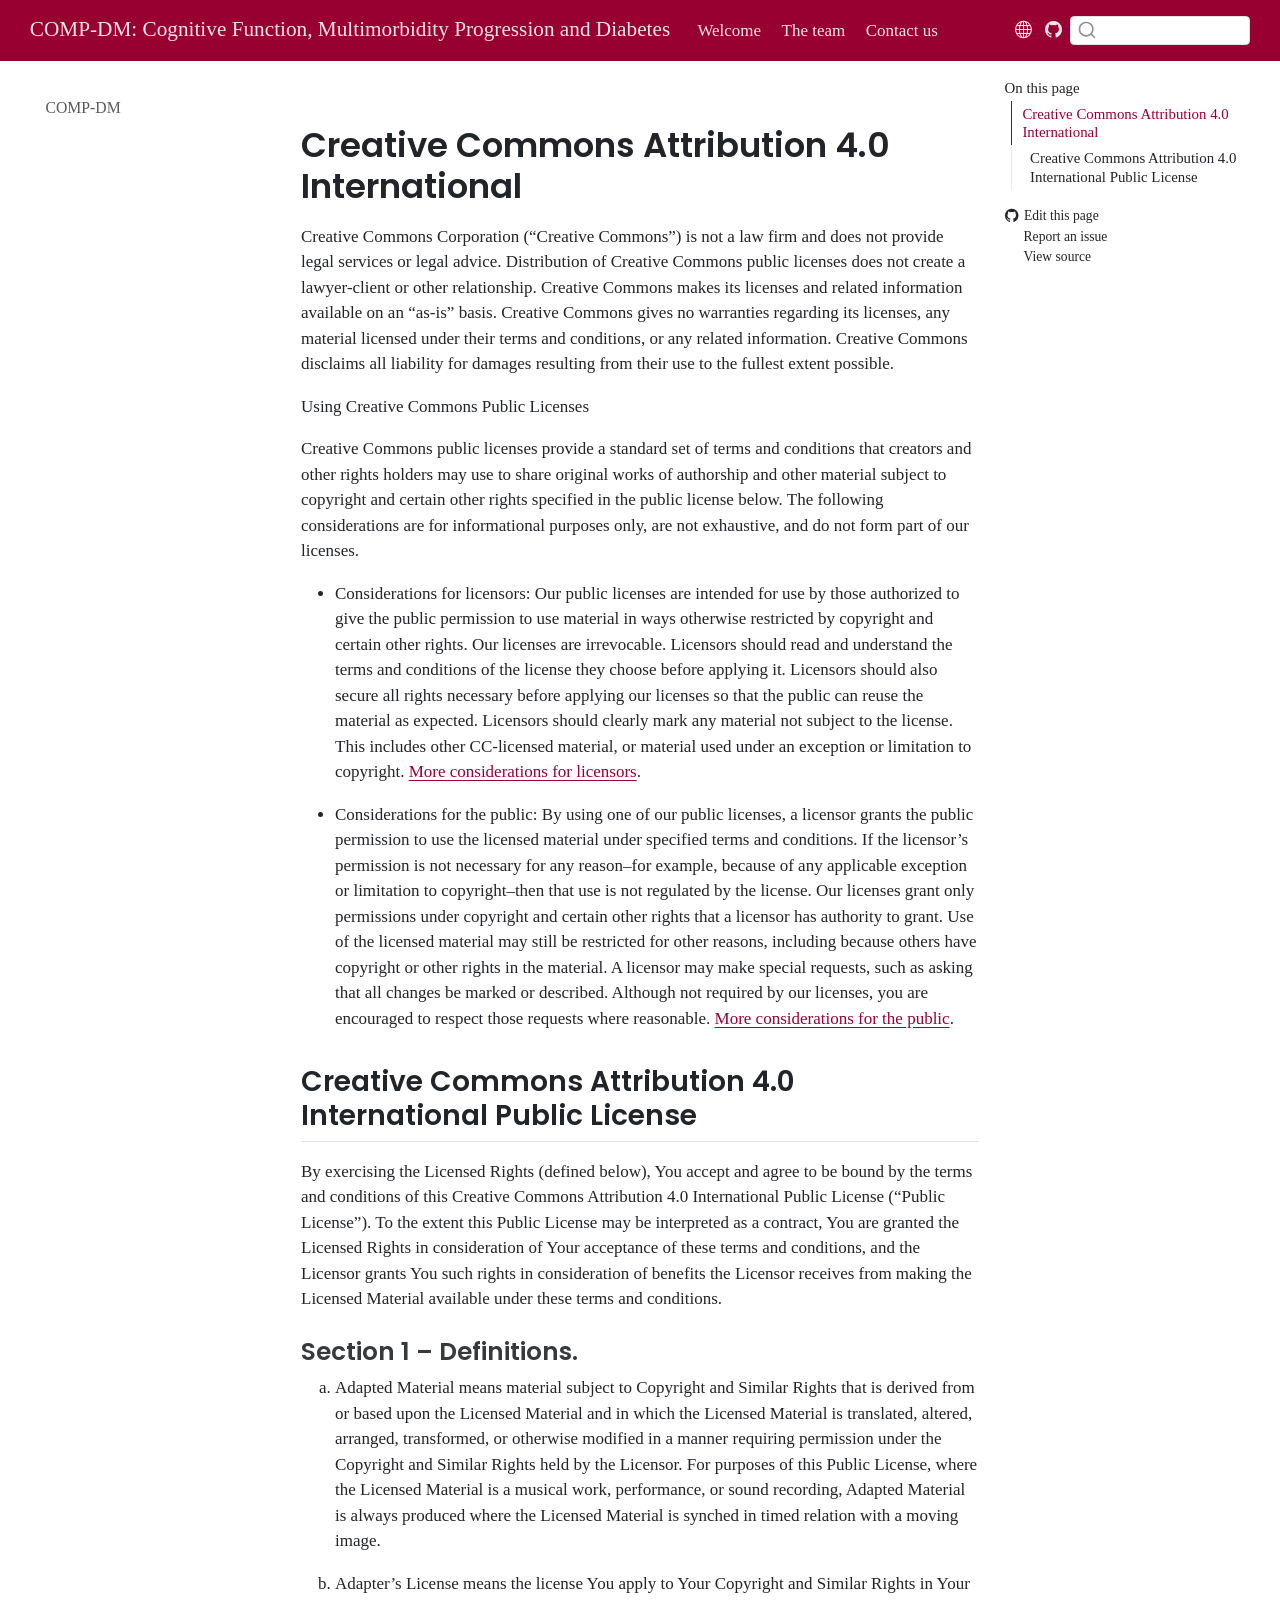
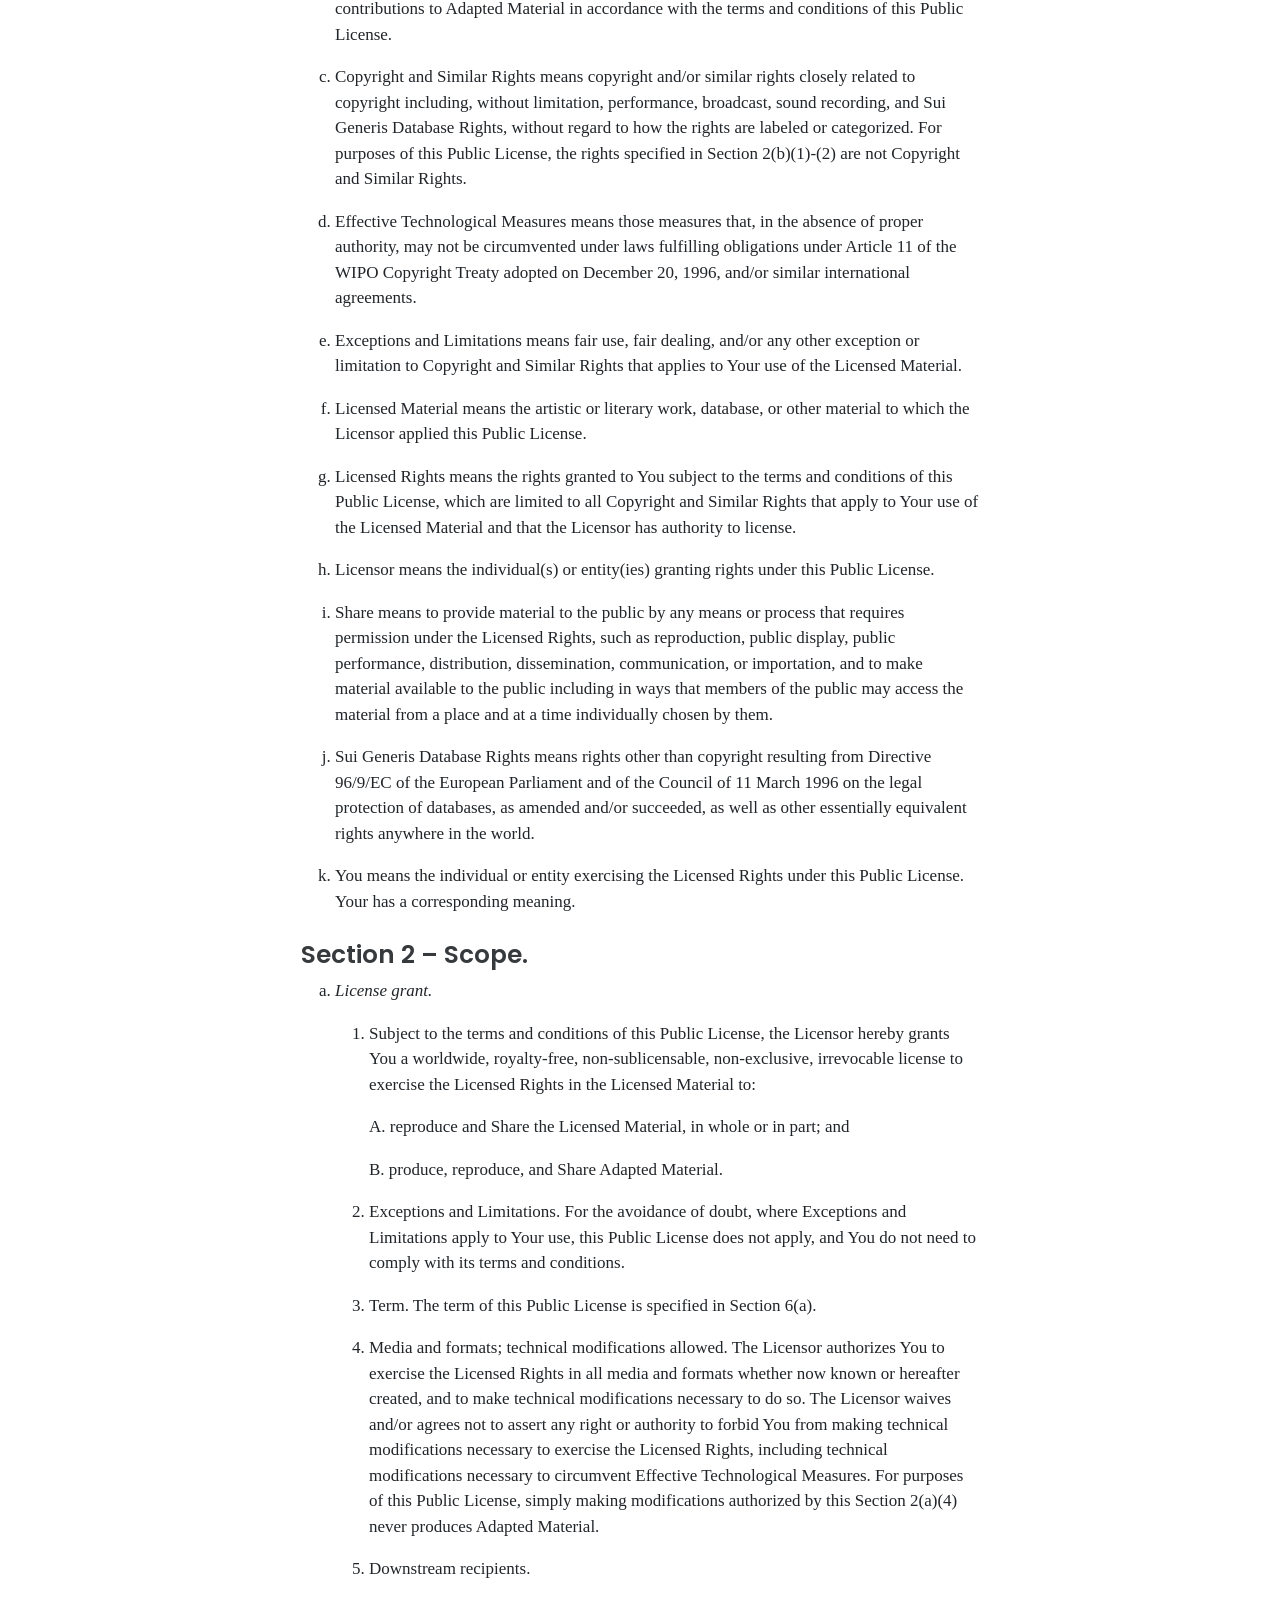
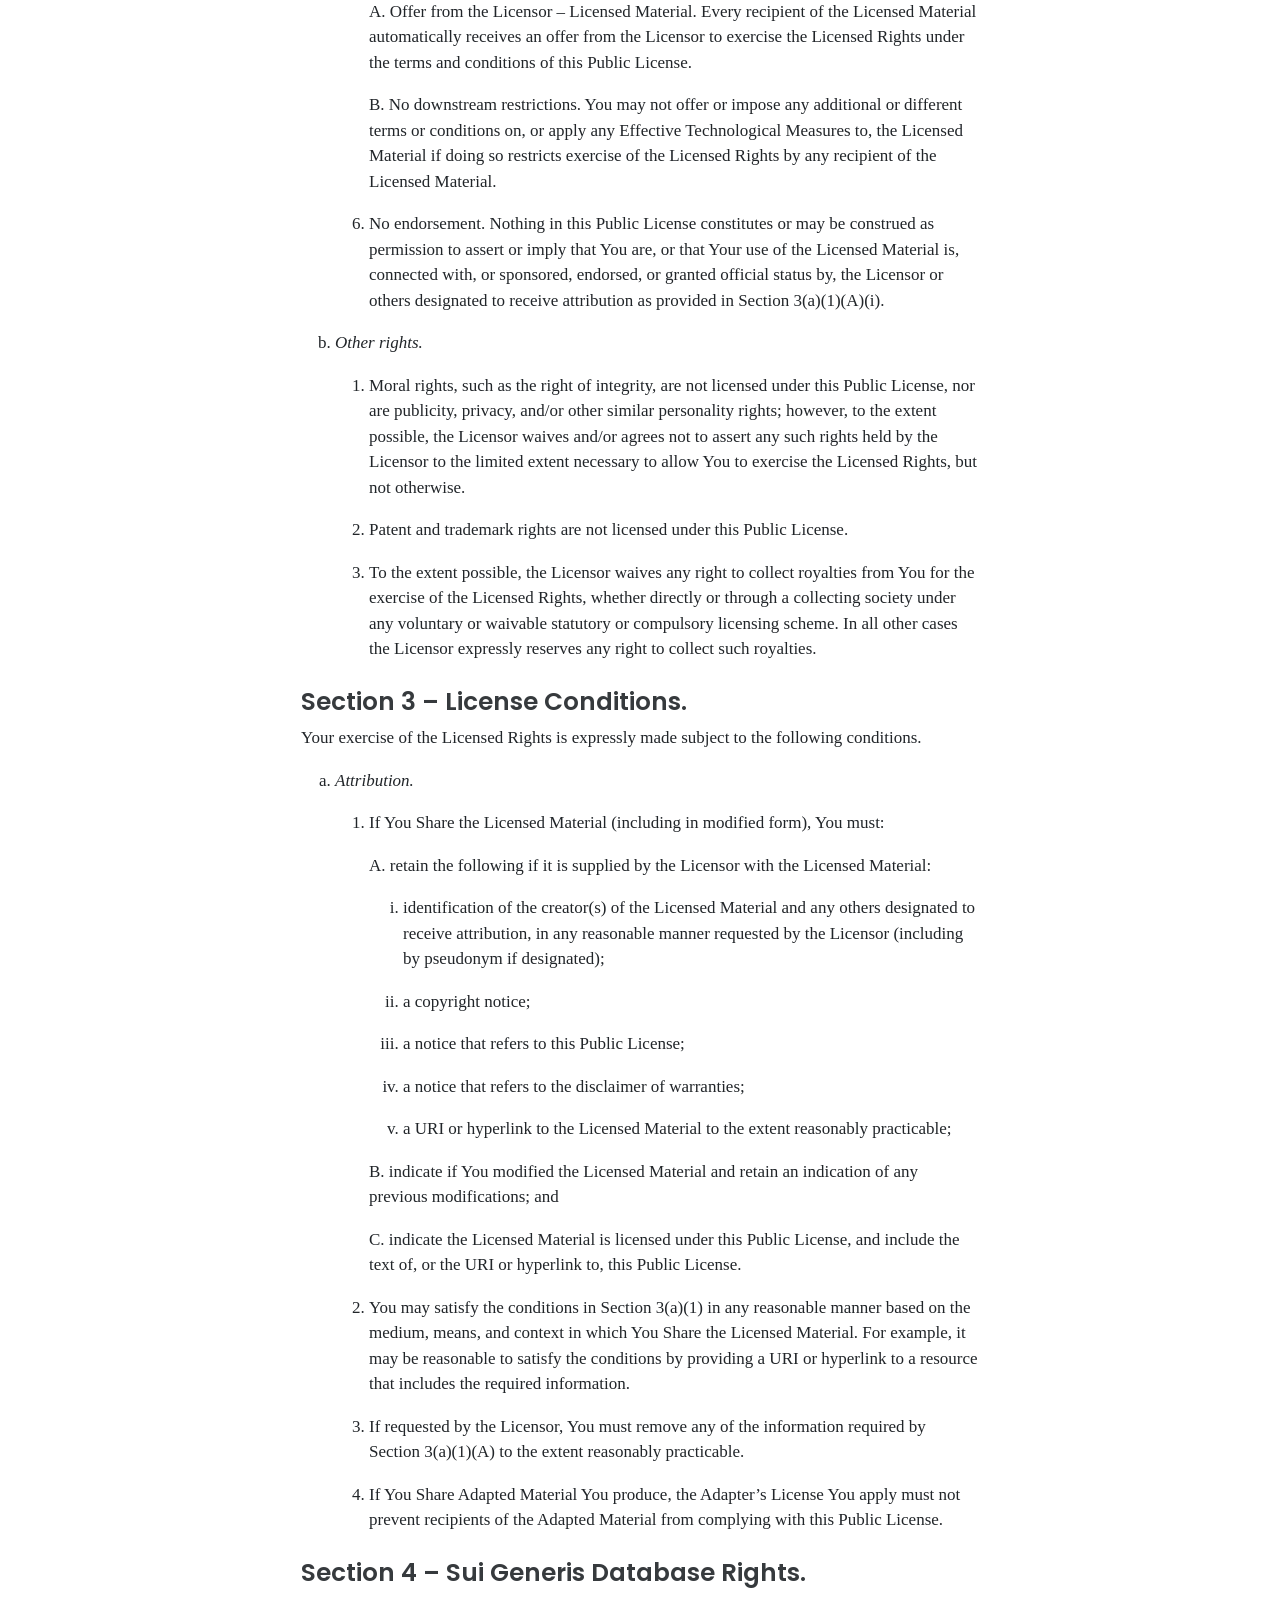
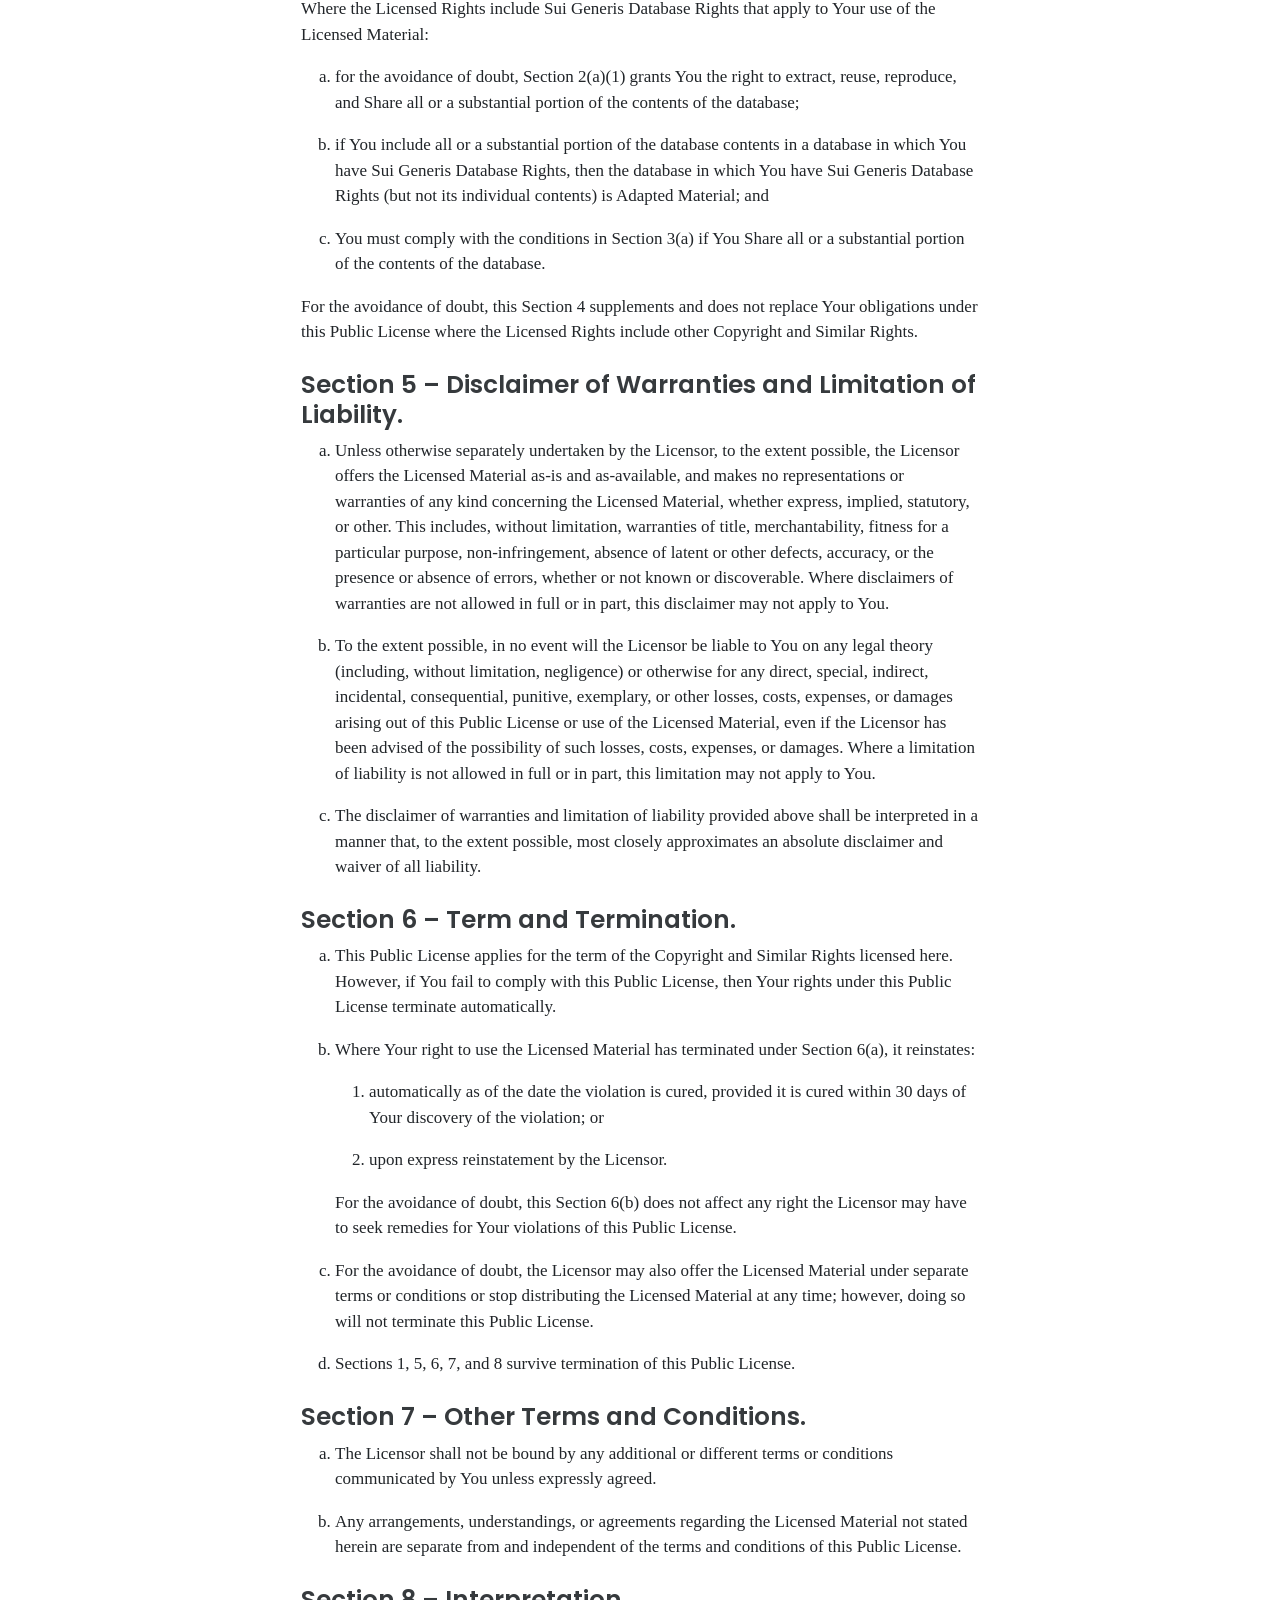
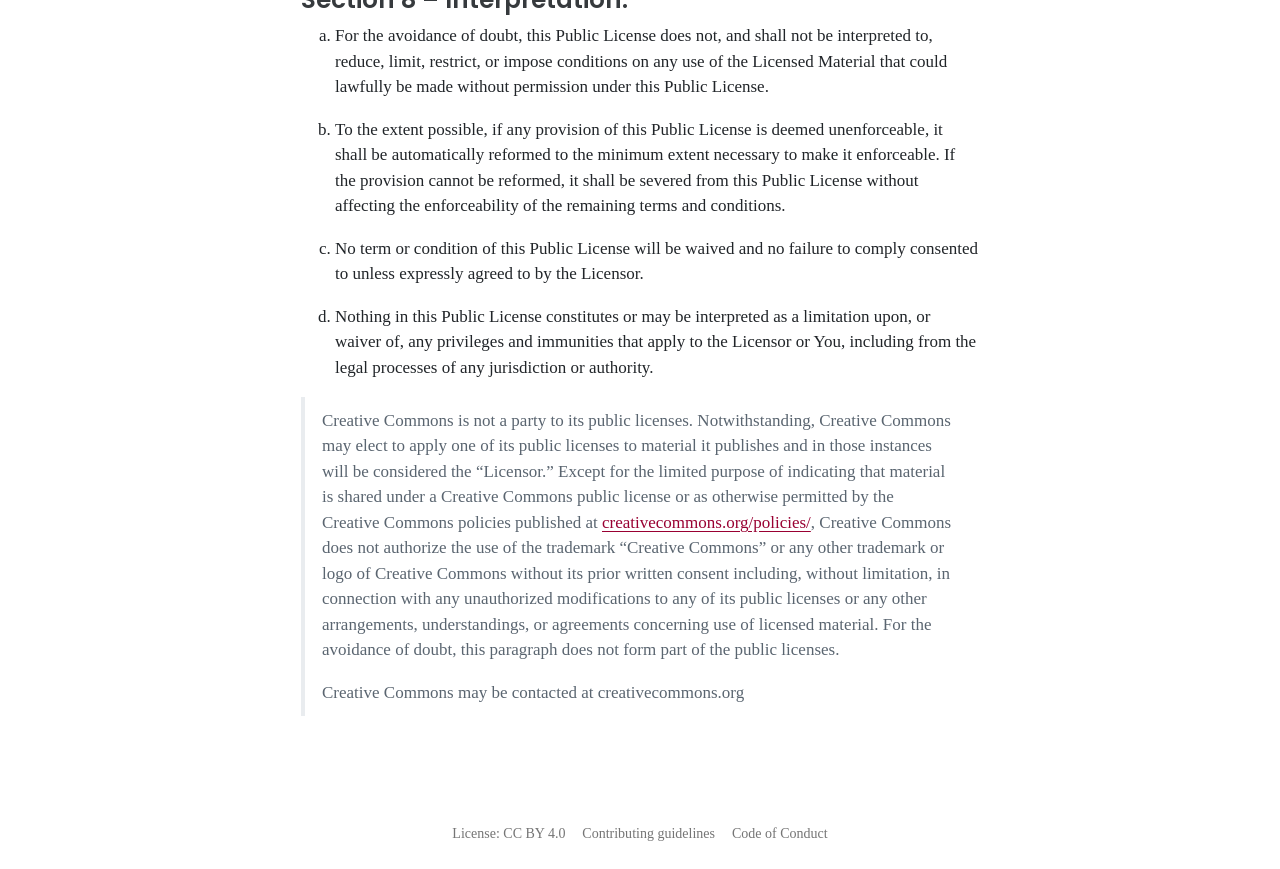
<file: LICENSE.html>
<!DOCTYPE html>
<html xmlns="http://www.w3.org/1999/xhtml" lang="en" xml:lang="en"><head>

<meta charset="utf-8">
<meta name="generator" content="quarto-1.11.9">

<meta name="viewport" content="width=device-width, initial-scale=1.0, user-scalable=yes">


<title>license – COMP-DM: Cognitive Function, Multimorbidity Progression and Diabetes</title>
<style>
/* Default styles provided by pandoc.
** See https://pandoc.org/MANUAL.html#variables-for-html for config info.
*/
span.smallcaps{font-variant: small-caps;}
div.columns{display: flex; gap: 1.5em;}
div.column{flex: auto;}
@media screen {
div.columns{gap: min(4vw, 1.5em);}
div.column{overflow-x: auto;}
}
div.hanging-indent{margin-left: 1.5em; text-indent: -1.5em;}
ul.task-list{list-style: none;}
ul.task-list li input[type="checkbox"] {
  width: 0.8em;
  margin: 0 0.8em 0.2em -1em; /* quarto-specific, see https://github.com/quarto-dev/quarto-cli/issues/4556 */ 
  vertical-align: middle;
}
</style>


<script src="site_libs/quarto-nav/quarto-nav.js"></script>
<script src="site_libs/clipboard/clipboard.min.js"></script>
<script src="site_libs/quarto-search/autocomplete.umd.js"></script>
<script src="site_libs/quarto-search/fuse.min.js"></script>
<script src="site_libs/quarto-search/quarto-search.js"></script>
<meta name="quarto:offset" content="./">
<script src="site_libs/quarto-html/quarto.js" type="module"></script>
<script src="site_libs/quarto-html/tabsets/tabsets.js" type="module"></script>
<script src="site_libs/quarto-html/scrollable-regions/scrollable-regions.js" type="module"></script>
<script src="site_libs/quarto-html/popper.min.js"></script>
<script src="site_libs/quarto-html/tippy.umd.min.js"></script>
<script src="site_libs/quarto-html/anchor.min.js"></script>
<link href="site_libs/quarto-html/tippy.css" rel="stylesheet">
<link href="site_libs/quarto-html/quarto-syntax-highlighting-1f42ef86e7bbcd4ef0935f55bd85d622.css" rel="stylesheet" class="quarto-color-scheme" id="quarto-text-highlighting-styles">
<link href="site_libs/quarto-html/quarto-syntax-highlighting-dark-b2c10e9313c6d05287a68e7950ff1397.css" rel="stylesheet" class="quarto-color-scheme quarto-color-alternate" id="quarto-text-highlighting-styles">
<link href="site_libs/quarto-html/quarto-syntax-highlighting-1f42ef86e7bbcd4ef0935f55bd85d622.css" rel="stylesheet" class="quarto-color-scheme-extra" id="quarto-text-highlighting-styles">
<script src="site_libs/bootstrap/bootstrap.min.js"></script>
<link href="site_libs/bootstrap/bootstrap-icons.css" rel="stylesheet">
<link href="site_libs/bootstrap/bootstrap-31ec49160400fd3d68279edfdcd35923.min.css" rel="stylesheet" append-hash="true" class="quarto-color-scheme" id="quarto-bootstrap" data-mode="light">
<link href="site_libs/bootstrap/bootstrap-dark-31ec49160400fd3d68279edfdcd35923.min.css" rel="stylesheet" append-hash="true" class="quarto-color-scheme quarto-color-alternate" id="quarto-bootstrap" data-mode="light">
<link href="site_libs/bootstrap/bootstrap-31ec49160400fd3d68279edfdcd35923.min.css" rel="stylesheet" append-hash="true" class="quarto-color-scheme-extra" id="quarto-bootstrap" data-mode="light">
<script id="quarto-search-options" type="application/json">{
  "location": "navbar",
  "copy-button": false,
  "collapse-after": 3,
  "panel-placement": "end",
  "type": "textbox",
  "limit": 50,
  "keyboard-shortcut": [
    "f",
    "/",
    "s"
  ],
  "language": {
    "search-no-results-text": "No results",
    "search-matching-documents-text": "matching documents",
    "search-copy-link-title": "Copy link to search",
    "search-hide-matches-text": "Hide additional matches",
    "search-more-match-text": "more match in this document",
    "search-more-matches-text": "more matches in this document",
    "search-clear-button-title": "Clear",
    "search-text-placeholder": "",
    "search-detached-cancel-button-title": "Cancel",
    "search-submit-button-title": "Submit",
    "search-label": "Search"
  }
}</script>


</head>

<body class="nav-sidebar floating nav-fixed quarto-light"><a id="quarto-skip-link" class="visually-hidden-focusable" href="#quarto-document-content">Skip to main content</a>

<div id="quarto-search-results"></div>
  <header id="quarto-header" class="headroom fixed-top">
    <nav class="navbar navbar-expand-lg " data-bs-theme="dark" aria-label="Site">
      <div class="navbar-container container-fluid">
      <div class="navbar-brand-container mx-auto">
    <a class="navbar-brand" href="./index.html">
    <span class="navbar-title">COMP-DM: Cognitive Function, Multimorbidity Progression and Diabetes</span>
    </a>
  </div>
          <button class="navbar-toggler" type="button" data-bs-toggle="collapse" data-bs-target="#navbarCollapse" aria-controls="navbarCollapse" aria-expanded="false" aria-label="Toggle navigation" onclick="if (window.quartoToggleHeadroom) { window.quartoToggleHeadroom(); }">
  <span class="navbar-toggler-icon"></span>
</button>
          <div class="collapse navbar-collapse" id="navbarCollapse">
            <ul class="navbar-nav navbar-nav-scroll me-auto">
  <li class="nav-item">
    <a class="nav-link active" href="./index.html" aria-current="page"> 
<span class="menu-text">Welcome</span></a>
  </li>  
  <li class="nav-item">
    <a class="nav-link" href="./team.html"> 
<span class="menu-text">The team</span></a>
  </li>  
  <li class="nav-item">
    <a class="nav-link" href="./contact.html"> 
<span class="menu-text">Contact us</span></a>
  </li>  
</ul>
          </div> <!-- /navcollapse -->
            <div class="quarto-navbar-tools">
    <a href="https://steno-aarhus.github.io" title="" class="quarto-navigation-tool px-1" aria-label="Globe icon: Link to the Steno Aarhus GitHub landing webpage for all other Steno Aarhus projects"><i class="bi bi-globe"></i></a>
    <a href="https://github.com/steno-aarhus/comp-dm" title="" class="quarto-navigation-tool px-1" aria-label="GitHub icon: Source repository"><i class="bi bi-github"></i></a>
</div>
            <div id="quarto-search" class="" title="Search"></div>
      </div> <!-- /container-fluid -->
    </nav>
  <nav class="quarto-secondary-nav" aria-label="Toolbar">
    <div class="container-fluid d-flex">
      <button type="button" class="quarto-btn-toggle btn" data-bs-toggle="collapse" role="button" data-bs-target=".quarto-sidebar-collapse-item" aria-controls="quarto-sidebar" aria-expanded="false" aria-label="Toggle sidebar navigation" onclick="if (window.quartoToggleHeadroom) { window.quartoToggleHeadroom(); }">
        <i class="bi bi-layout-text-sidebar-reverse"></i>
      </button>
        <nav class="quarto-page-breadcrumbs" aria-label="Breadcrumbs"><ol class="breadcrumb"></ol></nav>
        <a class="flex-grow-1" data-bs-toggle="collapse" data-bs-target=".quarto-sidebar-collapse-item" onclick="if (window.quartoToggleHeadroom) { window.quartoToggleHeadroom(); }">      
        </a>
    </div>
  </nav>
</header>
<!-- content -->
<div id="quarto-content" class="quarto-container page-columns page-rows-contents page-layout-article page-navbar">
<!-- sidebar -->
  <nav id="quarto-sidebar" class="sidebar collapse collapse-horizontal quarto-sidebar-collapse-item sidebar-navigation floating overflow-auto" aria-label="Section">
    <div class="sidebar-menu-container"> 
    <ul class="list-unstyled mt-1">
        <li class="sidebar-item">
  <div class="sidebar-item-container"> 
  <a href="./index.html" class="sidebar-item-text sidebar-link">
 <span class="menu-text">COMP-DM</span></a>
  </div>
</li>
    </ul>
    </div>
</nav>
<div id="quarto-sidebar-glass" class="quarto-sidebar-collapse-item" data-bs-toggle="collapse" data-bs-target=".quarto-sidebar-collapse-item"></div>
<!-- margin-sidebar -->
    <div id="quarto-margin-sidebar" class="sidebar margin-sidebar">
        <nav id="TOC" role="doc-toc" aria-labelledby="toc-title" class="toc-active">
    <h2 id="toc-title">On this page</h2>
   
  <ul>
  <li><a href="#creative-commons-attribution-4.0-international" id="toc-creative-commons-attribution-4.0-international" class="nav-link active" data-scroll-target="#creative-commons-attribution-4.0-international">Creative Commons Attribution 4.0 International</a>
  <ul class="collapse">
  <li><a href="#creative-commons-attribution-4.0-international-public-license" id="toc-creative-commons-attribution-4.0-international-public-license" class="nav-link" data-scroll-target="#creative-commons-attribution-4.0-international-public-license">Creative Commons Attribution 4.0 International Public License</a>
  <ul class="collapse">
  <li><a href="#section-1-definitions." id="toc-section-1-definitions." class="nav-link" data-scroll-target="#section-1-definitions.">Section 1 – Definitions.</a></li>
  <li><a href="#section-2-scope." id="toc-section-2-scope." class="nav-link" data-scroll-target="#section-2-scope.">Section 2 – Scope.</a></li>
  <li><a href="#section-3-license-conditions." id="toc-section-3-license-conditions." class="nav-link" data-scroll-target="#section-3-license-conditions.">Section 3 – License Conditions.</a></li>
  <li><a href="#section-4-sui-generis-database-rights." id="toc-section-4-sui-generis-database-rights." class="nav-link" data-scroll-target="#section-4-sui-generis-database-rights.">Section 4 – Sui Generis Database Rights.</a></li>
  <li><a href="#section-5-disclaimer-of-warranties-and-limitation-of-liability." id="toc-section-5-disclaimer-of-warranties-and-limitation-of-liability." class="nav-link" data-scroll-target="#section-5-disclaimer-of-warranties-and-limitation-of-liability.">Section 5 – Disclaimer of Warranties and Limitation of Liability.</a></li>
  <li><a href="#section-6-term-and-termination." id="toc-section-6-term-and-termination." class="nav-link" data-scroll-target="#section-6-term-and-termination.">Section 6 – Term and Termination.</a></li>
  <li><a href="#section-7-other-terms-and-conditions." id="toc-section-7-other-terms-and-conditions." class="nav-link" data-scroll-target="#section-7-other-terms-and-conditions.">Section 7 – Other Terms and Conditions.</a></li>
  <li><a href="#section-8-interpretation." id="toc-section-8-interpretation." class="nav-link" data-scroll-target="#section-8-interpretation.">Section 8 – Interpretation.</a></li>
  </ul></li>
  </ul></li>
  </ul>
<div class="toc-actions"><ul><li><a href="https://github.com/steno-aarhus/comp-dm/edit/main/LICENSE.md" class="toc-action"><i class="bi bi-github"></i>Edit this page</a></li><li><a href="https://github.com/steno-aarhus/comp-dm/issues/new" class="toc-action"><i class="bi empty"></i>Report an issue</a></li><li><a href="https://github.com/steno-aarhus/comp-dm/blob/main/LICENSE.md" class="toc-action"><i class="bi empty"></i>View source</a></li></ul></div></nav>
    </div>
<!-- main -->
<main class="content" id="quarto-document-content" tabindex="-1"><header id="title-block-header" class="quarto-title-block"></header>




<section id="creative-commons-attribution-4.0-international" class="level1">
<h1>Creative Commons Attribution 4.0 International</h1>
<p>Creative Commons Corporation (“Creative Commons”) is not a law firm and does not provide legal services or legal advice. Distribution of Creative Commons public licenses does not create a lawyer-client or other relationship. Creative Commons makes its licenses and related information available on an “as-is” basis. Creative Commons gives no warranties regarding its licenses, any material licensed under their terms and conditions, or any related information. Creative Commons disclaims all liability for damages resulting from their use to the fullest extent possible.</p>
<p><strong>Using Creative Commons Public Licenses</strong></p>
<p>Creative Commons public licenses provide a standard set of terms and conditions that creators and other rights holders may use to share original works of authorship and other material subject to copyright and certain other rights specified in the public license below. The following considerations are for informational purposes only, are not exhaustive, and do not form part of our licenses.</p>
<ul>
<li><p><strong>Considerations for licensors:</strong> Our public licenses are intended for use by those authorized to give the public permission to use material in ways otherwise restricted by copyright and certain other rights. Our licenses are irrevocable. Licensors should read and understand the terms and conditions of the license they choose before applying it. Licensors should also secure all rights necessary before applying our licenses so that the public can reuse the material as expected. Licensors should clearly mark any material not subject to the license. This includes other CC-licensed material, or material used under an exception or limitation to copyright. <a href="http://wiki.creativecommons.org/Considerations_for_licensors_and_licensees#Considerations_for_licensors">More considerations for licensors</a>.</p></li>
<li><p><strong>Considerations for the public:</strong> By using one of our public licenses, a licensor grants the public permission to use the licensed material under specified terms and conditions. If the licensor’s permission is not necessary for any reason–for example, because of any applicable exception or limitation to copyright–then that use is not regulated by the license. Our licenses grant only permissions under copyright and certain other rights that a licensor has authority to grant. Use of the licensed material may still be restricted for other reasons, including because others have copyright or other rights in the material. A licensor may make special requests, such as asking that all changes be marked or described. Although not required by our licenses, you are encouraged to respect those requests where reasonable. <a href="http://wiki.creativecommons.org/Considerations_for_licensors_and_licensees#Considerations_for_licensees">More considerations for the public</a>.</p></li>
</ul>
<section id="creative-commons-attribution-4.0-international-public-license" class="level2">
<h2 class="anchored" data-anchor-id="creative-commons-attribution-4.0-international-public-license">Creative Commons Attribution 4.0 International Public License</h2>
<p>By exercising the Licensed Rights (defined below), You accept and agree to be bound by the terms and conditions of this Creative Commons Attribution 4.0 International Public License (“Public License”). To the extent this Public License may be interpreted as a contract, You are granted the Licensed Rights in consideration of Your acceptance of these terms and conditions, and the Licensor grants You such rights in consideration of benefits the Licensor receives from making the Licensed Material available under these terms and conditions.</p>
<section id="section-1-definitions." class="level3">
<h3 class="anchored" data-anchor-id="section-1-definitions.">Section 1 – Definitions.</h3>
<ol type="a">
<li><p><strong>Adapted Material</strong> means material subject to Copyright and Similar Rights that is derived from or based upon the Licensed Material and in which the Licensed Material is translated, altered, arranged, transformed, or otherwise modified in a manner requiring permission under the Copyright and Similar Rights held by the Licensor. For purposes of this Public License, where the Licensed Material is a musical work, performance, or sound recording, Adapted Material is always produced where the Licensed Material is synched in timed relation with a moving image.</p></li>
<li><p><strong>Adapter’s License</strong> means the license You apply to Your Copyright and Similar Rights in Your contributions to Adapted Material in accordance with the terms and conditions of this Public License.</p></li>
<li><p><strong>Copyright and Similar Rights</strong> means copyright and/or similar rights closely related to copyright including, without limitation, performance, broadcast, sound recording, and Sui Generis Database Rights, without regard to how the rights are labeled or categorized. For purposes of this Public License, the rights specified in Section 2(b)(1)-(2) are not Copyright and Similar Rights.</p></li>
<li><p><strong>Effective Technological Measures</strong> means those measures that, in the absence of proper authority, may not be circumvented under laws fulfilling obligations under Article 11 of the WIPO Copyright Treaty adopted on December 20, 1996, and/or similar international agreements.</p></li>
<li><p><strong>Exceptions and Limitations</strong> means fair use, fair dealing, and/or any other exception or limitation to Copyright and Similar Rights that applies to Your use of the Licensed Material.</p></li>
<li><p><strong>Licensed Material</strong> means the artistic or literary work, database, or other material to which the Licensor applied this Public License.</p></li>
<li><p><strong>Licensed Rights</strong> means the rights granted to You subject to the terms and conditions of this Public License, which are limited to all Copyright and Similar Rights that apply to Your use of the Licensed Material and that the Licensor has authority to license.</p></li>
<li><p><strong>Licensor</strong> means the individual(s) or entity(ies) granting rights under this Public License.</p></li>
<li><p><strong>Share</strong> means to provide material to the public by any means or process that requires permission under the Licensed Rights, such as reproduction, public display, public performance, distribution, dissemination, communication, or importation, and to make material available to the public including in ways that members of the public may access the material from a place and at a time individually chosen by them.</p></li>
<li><p><strong>Sui Generis Database Rights</strong> means rights other than copyright resulting from Directive 96/9/EC of the European Parliament and of the Council of 11 March 1996 on the legal protection of databases, as amended and/or succeeded, as well as other essentially equivalent rights anywhere in the world.</p></li>
<li><p><strong>You</strong> means the individual or entity exercising the Licensed Rights under this Public License. <strong>Your</strong> has a corresponding meaning.</p></li>
</ol>
</section>
<section id="section-2-scope." class="level3">
<h3 class="anchored" data-anchor-id="section-2-scope.">Section 2 – Scope.</h3>
<ol type="a">
<li><p><strong><em>License grant.</em></strong></p>
<ol type="1">
<li><p>Subject to the terms and conditions of this Public License, the Licensor hereby grants You a worldwide, royalty-free, non-sublicensable, non-exclusive, irrevocable license to exercise the Licensed Rights in the Licensed Material to:</p>
<p>A. reproduce and Share the Licensed Material, in whole or in part; and</p>
<p>B. produce, reproduce, and Share Adapted Material.</p></li>
<li><p><strong>Exceptions and Limitations.</strong> For the avoidance of doubt, where Exceptions and Limitations apply to Your use, this Public License does not apply, and You do not need to comply with its terms and conditions.</p></li>
<li><p><strong>Term.</strong> The term of this Public License is specified in Section 6(a).</p></li>
<li><p><strong>Media and formats; technical modifications allowed.</strong> The Licensor authorizes You to exercise the Licensed Rights in all media and formats whether now known or hereafter created, and to make technical modifications necessary to do so. The Licensor waives and/or agrees not to assert any right or authority to forbid You from making technical modifications necessary to exercise the Licensed Rights, including technical modifications necessary to circumvent Effective Technological Measures. For purposes of this Public License, simply making modifications authorized by this Section 2(a)(4) never produces Adapted Material.</p></li>
<li><p><strong>Downstream recipients.</strong></p>
<p>A. <strong>Offer from the Licensor – Licensed Material.</strong> Every recipient of the Licensed Material automatically receives an offer from the Licensor to exercise the Licensed Rights under the terms and conditions of this Public License.</p>
<p>B. <strong>No downstream restrictions.</strong> You may not offer or impose any additional or different terms or conditions on, or apply any Effective Technological Measures to, the Licensed Material if doing so restricts exercise of the Licensed Rights by any recipient of the Licensed Material.</p></li>
<li><p><strong>No endorsement.</strong> Nothing in this Public License constitutes or may be construed as permission to assert or imply that You are, or that Your use of the Licensed Material is, connected with, or sponsored, endorsed, or granted official status by, the Licensor or others designated to receive attribution as provided in Section 3(a)(1)(A)(i).</p></li>
</ol></li>
<li><p><strong><em>Other rights.</em></strong></p>
<ol type="1">
<li><p>Moral rights, such as the right of integrity, are not licensed under this Public License, nor are publicity, privacy, and/or other similar personality rights; however, to the extent possible, the Licensor waives and/or agrees not to assert any such rights held by the Licensor to the limited extent necessary to allow You to exercise the Licensed Rights, but not otherwise.</p></li>
<li><p>Patent and trademark rights are not licensed under this Public License.</p></li>
<li><p>To the extent possible, the Licensor waives any right to collect royalties from You for the exercise of the Licensed Rights, whether directly or through a collecting society under any voluntary or waivable statutory or compulsory licensing scheme. In all other cases the Licensor expressly reserves any right to collect such royalties.</p></li>
</ol></li>
</ol>
</section>
<section id="section-3-license-conditions." class="level3">
<h3 class="anchored" data-anchor-id="section-3-license-conditions.">Section 3 – License Conditions.</h3>
<p>Your exercise of the Licensed Rights is expressly made subject to the following conditions.</p>
<ol type="a">
<li><p><strong><em>Attribution.</em></strong></p>
<ol type="1">
<li><p>If You Share the Licensed Material (including in modified form), You must:</p>
<p>A. retain the following if it is supplied by the Licensor with the Licensed Material:</p>
<ol type="i">
<li><p>identification of the creator(s) of the Licensed Material and any others designated to receive attribution, in any reasonable manner requested by the Licensor (including by pseudonym if designated);</p></li>
<li><p>a copyright notice;</p></li>
<li><p>a notice that refers to this Public License;</p></li>
<li><p>a notice that refers to the disclaimer of warranties;</p></li>
<li><p>a URI or hyperlink to the Licensed Material to the extent reasonably practicable;</p></li>
</ol>
<p>B. indicate if You modified the Licensed Material and retain an indication of any previous modifications; and</p>
<p>C. indicate the Licensed Material is licensed under this Public License, and include the text of, or the URI or hyperlink to, this Public License.</p></li>
<li><p>You may satisfy the conditions in Section 3(a)(1) in any reasonable manner based on the medium, means, and context in which You Share the Licensed Material. For example, it may be reasonable to satisfy the conditions by providing a URI or hyperlink to a resource that includes the required information.</p></li>
<li><p>If requested by the Licensor, You must remove any of the information required by Section 3(a)(1)(A) to the extent reasonably practicable.</p></li>
<li><p>If You Share Adapted Material You produce, the Adapter’s License You apply must not prevent recipients of the Adapted Material from complying with this Public License.</p></li>
</ol></li>
</ol>
</section>
<section id="section-4-sui-generis-database-rights." class="level3">
<h3 class="anchored" data-anchor-id="section-4-sui-generis-database-rights.">Section 4 – Sui Generis Database Rights.</h3>
<p>Where the Licensed Rights include Sui Generis Database Rights that apply to Your use of the Licensed Material:</p>
<ol type="a">
<li><p>for the avoidance of doubt, Section 2(a)(1) grants You the right to extract, reuse, reproduce, and Share all or a substantial portion of the contents of the database;</p></li>
<li><p>if You include all or a substantial portion of the database contents in a database in which You have Sui Generis Database Rights, then the database in which You have Sui Generis Database Rights (but not its individual contents) is Adapted Material; and</p></li>
<li><p>You must comply with the conditions in Section 3(a) if You Share all or a substantial portion of the contents of the database.</p></li>
</ol>
<p>For the avoidance of doubt, this Section 4 supplements and does not replace Your obligations under this Public License where the Licensed Rights include other Copyright and Similar Rights.</p>
</section>
<section id="section-5-disclaimer-of-warranties-and-limitation-of-liability." class="level3">
<h3 class="anchored" data-anchor-id="section-5-disclaimer-of-warranties-and-limitation-of-liability.">Section 5 – Disclaimer of Warranties and Limitation of Liability.</h3>
<ol type="a">
<li><p><strong>Unless otherwise separately undertaken by the Licensor, to the extent possible, the Licensor offers the Licensed Material as-is and as-available, and makes no representations or warranties of any kind concerning the Licensed Material, whether express, implied, statutory, or other. This includes, without limitation, warranties of title, merchantability, fitness for a particular purpose, non-infringement, absence of latent or other defects, accuracy, or the presence or absence of errors, whether or not known or discoverable. Where disclaimers of warranties are not allowed in full or in part, this disclaimer may not apply to You.</strong></p></li>
<li><p><strong>To the extent possible, in no event will the Licensor be liable to You on any legal theory (including, without limitation, negligence) or otherwise for any direct, special, indirect, incidental, consequential, punitive, exemplary, or other losses, costs, expenses, or damages arising out of this Public License or use of the Licensed Material, even if the Licensor has been advised of the possibility of such losses, costs, expenses, or damages. Where a limitation of liability is not allowed in full or in part, this limitation may not apply to You.</strong></p></li>
<li><p>The disclaimer of warranties and limitation of liability provided above shall be interpreted in a manner that, to the extent possible, most closely approximates an absolute disclaimer and waiver of all liability.</p></li>
</ol>
</section>
<section id="section-6-term-and-termination." class="level3">
<h3 class="anchored" data-anchor-id="section-6-term-and-termination.">Section 6 – Term and Termination.</h3>
<ol type="a">
<li><p>This Public License applies for the term of the Copyright and Similar Rights licensed here. However, if You fail to comply with this Public License, then Your rights under this Public License terminate automatically.</p></li>
<li><p>Where Your right to use the Licensed Material has terminated under Section 6(a), it reinstates:</p>
<ol type="1">
<li><p>automatically as of the date the violation is cured, provided it is cured within 30 days of Your discovery of the violation; or</p></li>
<li><p>upon express reinstatement by the Licensor.</p></li>
</ol>
<p>For the avoidance of doubt, this Section 6(b) does not affect any right the Licensor may have to seek remedies for Your violations of this Public License.</p></li>
<li><p>For the avoidance of doubt, the Licensor may also offer the Licensed Material under separate terms or conditions or stop distributing the Licensed Material at any time; however, doing so will not terminate this Public License.</p></li>
<li><p>Sections 1, 5, 6, 7, and 8 survive termination of this Public License.</p></li>
</ol>
</section>
<section id="section-7-other-terms-and-conditions." class="level3">
<h3 class="anchored" data-anchor-id="section-7-other-terms-and-conditions.">Section 7 – Other Terms and Conditions.</h3>
<ol type="a">
<li><p>The Licensor shall not be bound by any additional or different terms or conditions communicated by You unless expressly agreed.</p></li>
<li><p>Any arrangements, understandings, or agreements regarding the Licensed Material not stated herein are separate from and independent of the terms and conditions of this Public License.</p></li>
</ol>
</section>
<section id="section-8-interpretation." class="level3">
<h3 class="anchored" data-anchor-id="section-8-interpretation.">Section 8 – Interpretation.</h3>
<ol type="a">
<li><p>For the avoidance of doubt, this Public License does not, and shall not be interpreted to, reduce, limit, restrict, or impose conditions on any use of the Licensed Material that could lawfully be made without permission under this Public License.</p></li>
<li><p>To the extent possible, if any provision of this Public License is deemed unenforceable, it shall be automatically reformed to the minimum extent necessary to make it enforceable. If the provision cannot be reformed, it shall be severed from this Public License without affecting the enforceability of the remaining terms and conditions.</p></li>
<li><p>No term or condition of this Public License will be waived and no failure to comply consented to unless expressly agreed to by the Licensor.</p></li>
<li><p>Nothing in this Public License constitutes or may be interpreted as a limitation upon, or waiver of, any privileges and immunities that apply to the Licensor or You, including from the legal processes of any jurisdiction or authority.</p></li>
</ol>
<blockquote class="blockquote">
<p>Creative Commons is not a party to its public licenses. Notwithstanding, Creative Commons may elect to apply one of its public licenses to material it publishes and in those instances will be considered the “Licensor.” Except for the limited purpose of indicating that material is shared under a Creative Commons public license or as otherwise permitted by the Creative Commons policies published at <a href="http://creativecommons.org/policies/">creativecommons.org/policies/</a>, Creative Commons does not authorize the use of the trademark “Creative Commons” or any other trademark or logo of Creative Commons without its prior written consent including, without limitation, in connection with any unauthorized modifications to any of its public licenses or any other arrangements, understandings, or agreements concerning use of licensed material. For the avoidance of doubt, this paragraph does not form part of the public licenses.</p>
<p>Creative Commons may be contacted at creativecommons.org</p>
</blockquote>


</section>
</section>
</section>

</main> <!-- /main -->
<script id="quarto-html-after-body" type="application/javascript">
  window.document.addEventListener("DOMContentLoaded", function (event) {
    const icon = "";
    const anchorJS = new window.AnchorJS();
    anchorJS.options = {
      placement: 'right',
      icon: icon
    };
    anchorJS.add('.anchored');
    const isCodeAnnotation = (el) => {
      for (const clz of el.classList) {
        if (clz.startsWith('code-annotation-')) {                     
          return true;
        }
      }
      return false;
    }
    const onCopySuccess = function(e) {
      // button target
      const button = e.trigger;
      // don't keep focus
      button.blur();
      // flash "checked"
      button.classList.add('code-copy-button-checked');
      var currentTitle = button.getAttribute("title");
      button.setAttribute("title", "Copied!");
      let tooltip;
      if (window.bootstrap) {
        button.setAttribute("data-bs-toggle", "tooltip");
        button.setAttribute("data-bs-placement", "left");
        button.setAttribute("data-bs-title", "Copied!");
        tooltip = new bootstrap.Tooltip(button, 
          { trigger: "manual", 
            customClass: "code-copy-button-tooltip",
            offset: [0, -8]});
        tooltip.show();    
      }
      setTimeout(function() {
        if (tooltip) {
          tooltip.hide();
          button.removeAttribute("data-bs-title");
          button.removeAttribute("data-bs-toggle");
          button.removeAttribute("data-bs-placement");
        }
        button.setAttribute("title", currentTitle);
        button.classList.remove('code-copy-button-checked');
      }, 1000);
      // clear code selection
      e.clearSelection();
    }
    const getTextToCopy = function(trigger) {
      const outerScaffold = trigger.parentElement.cloneNode(true);
      const codeEl = outerScaffold.querySelector('code');
      for (const childEl of codeEl.children) {
        if (isCodeAnnotation(childEl)) {
          childEl.remove();
        }
      }
      return codeEl.innerText;
    }
    const clipboard = new window.ClipboardJS('.code-copy-button:not([data-in-quarto-modal])', {
      text: getTextToCopy
    });
    clipboard.on('success', onCopySuccess);
    if (window.document.getElementById('quarto-embedded-source-code-modal')) {
      const clipboardModal = new window.ClipboardJS('.code-copy-button[data-in-quarto-modal]', {
        text: getTextToCopy,
        container: window.document.getElementById('quarto-embedded-source-code-modal')
      });
      clipboardModal.on('success', onCopySuccess);
    }
      var localhostRegex = new RegExp(/^(?:http|https):\/\/localhost\:?[0-9]*\//);
      var mailtoRegex = new RegExp(/^mailto:/);
        var filterRegex = new RegExp("https:\/\/steno-aarhus\.github\.io\/comp-dm\/");
      var isInternal = (href) => {
          return filterRegex.test(href) || localhostRegex.test(href) || mailtoRegex.test(href);
      }
      // Inspect non-navigation links and adorn them if external
      window.quartoDecorateExternalLinks = function (root) {
     var links = (root || window.document).querySelectorAll('a[href]:not(.nav-link):not(.navbar-brand):not(.toc-action):not(.sidebar-link):not(.sidebar-item-toggle):not(.pagination-link):not(.no-external):not([aria-hidden]):not(.dropdown-item):not(.quarto-navigation-tool):not(.about-link)');
      for (var i=0; i<links.length; i++) {
        const link = links[i];
        if (!isInternal(link.href)) {
          // undo the damage that might have been done by quarto-nav.js in the case of
          // links that we want to consider external
          if (link.dataset.originalHref !== undefined) {
            link.href = link.dataset.originalHref;
          }
          if (!link.classList.contains('no-external-icon')) {
          }
        }
      }
      };
      window.quartoDecorateExternalLinks(window.document);
    // Esc closes the popup (WCAG 1.4.13) and focus leaving both trigger and
    // popup closes it (WCAG 2.4.11); tippy handles neither for interactive popups.
    const hideOnEscAndFocusOut = {
      name: 'hideOnEscAndFocusOut',
      defaultValue: true,
      fn(instance) {
        const dismiss = () => {
          // A show scheduled by the trigger delay would otherwise reopen it
          instance.clearDelayTimeouts();
          instance.hide();
        };
        const onKeyDown = (event) => {
          if (event.key !== 'Escape') {
            return;
          }
          // Keep Esc from also reaching page handlers (e.g. reveal.js overview),
          // except an open reveal.js slide menu, which Esc should close too.
          // The menu handles keys only when its keyboard option is on.
          const menuHandlesEsc = window.Reveal?.getPlugin?.('menu')?.isOpen() &&
            window.Reveal.getConfig().menu?.keyboard !== false;
          if (!menuHandlesEsc) {
            event.stopPropagation();
          }
          if (instance.popper.contains(window.document.activeElement)) {
            // Disabled while refocusing so the focus trigger does not reopen it
            instance.disable();
            instance.reference.focus();
            instance.enable();
          }
          dismiss();
        };
        const onFocusOut = (event) => {
          const target = event.relatedTarget;
          if (target && !instance.reference.contains(target) &&
              !instance.popper.contains(target)) {
            dismiss();
          }
        };
        // On the trigger too: a click trigger (code-annotations: select) has no
        // blur handling. Attached for the instance's lifetime so leaving the
        // trigger also cancels a show still pending on the trigger delay.
        instance.reference.addEventListener('focusout', onFocusOut);
        return {
          onShow() {
            window.document.addEventListener('keydown', onKeyDown, true);
            instance.popper.addEventListener('focusout', onFocusOut);
          },
          onHide() {
            window.document.removeEventListener('keydown', onKeyDown, true);
            instance.popper.removeEventListener('focusout', onFocusOut);
          },
          onDestroy() {
            instance.reference.removeEventListener('focusout', onFocusOut);
          },
        };
      },
    };
    function tippyHover(el, contentFn, onTriggerFn, onUntriggerFn) {
      const config = {
        allowHTML: true,
        maxWidth: 500,
        delay: 100,
        arrow: false,
        appendTo: function(el) {
            return el.parentElement;
        },
        interactive: true,
        interactiveBorder: 10,
        theme: 'quarto',
        placement: 'bottom-start',
        plugins: [hideOnEscAndFocusOut],
      };
      if (contentFn) {
        config.content = contentFn;
      }
      if (onTriggerFn) {
        config.onTrigger = onTriggerFn;
      }
      if (onUntriggerFn) {
        config.onUntrigger = onUntriggerFn;
      }
      window.tippy(el, config); 
    }
    const noterefs = window.document.querySelectorAll('a[role="doc-noteref"]');
    for (var i=0; i<noterefs.length; i++) {
      const ref = noterefs[i];
      tippyHover(ref, function() {
        // use id or data attribute instead here
        let href = ref.getAttribute('data-footnote-href') || ref.getAttribute('href');
        try { href = new URL(href).hash; } catch {}
        const id = href.replace(/^#\/?/, "");
        const note = window.document.getElementById(id);
        if (note) {
          return note.innerHTML;
        } else {
          return "";
        }
      });
    }
    const xrefs = window.document.querySelectorAll('a.quarto-xref');
    const processXRef = (id, note) => {
      // Strip column container classes
      const stripColumnClz = (el) => {
        el.classList.remove("page-full", "page-columns");
        if (el.children) {
          for (const child of el.children) {
            stripColumnClz(child);
          }
        }
      }
      stripColumnClz(note)
      if (id === null || id.startsWith('sec-')) {
        // Special case sections, only their first couple elements
        const container = document.createElement("div");
        if (note.children && note.children.length > 2) {
          container.appendChild(note.children[0].cloneNode(true));
          for (let i = 1; i < note.children.length; i++) {
            const child = note.children[i];
            if (child.tagName === "P" && child.innerText === "") {
              continue;
            } else {
              container.appendChild(child.cloneNode(true));
              break;
            }
          }
          if (window.Quarto?.typesetMath) {
            window.Quarto.typesetMath(container);
          }
          return container.innerHTML
        } else {
          if (window.Quarto?.typesetMath) {
            window.Quarto.typesetMath(note);
          }
          return note.innerHTML;
        }
      } else {
        // Remove any anchor links if they are present
        const anchorLink = note.querySelector('a.anchorjs-link');
        if (anchorLink) {
          anchorLink.remove();
        }
        if (window.Quarto?.typesetMath) {
          window.Quarto.typesetMath(note);
        }
        if (note.classList.contains("callout")) {
          return note.outerHTML;
        } else {
          return note.innerHTML;
        }
      }
    }
    for (var i=0; i<xrefs.length; i++) {
      const xref = xrefs[i];
      tippyHover(xref, undefined, function(instance) {
        instance.disable();
        let url = xref.getAttribute('href');
        let hash = undefined; 
        if (url.startsWith('#')) {
          hash = url;
        } else {
          try { hash = new URL(url).hash; } catch {}
        }
        if (hash) {
          const id = hash.replace(/^#\/?/, "");
          const note = window.document.getElementById(id);
          if (note !== null) {
            try {
              const html = processXRef(id, note.cloneNode(true));
              instance.setContent(html);
            } finally {
              instance.enable();
              instance.show();
            }
          } else {
            // See if we can fetch this
            fetch(url.split('#')[0])
            .then(res => res.text())
            .then(html => {
              const parser = new DOMParser();
              const htmlDoc = parser.parseFromString(html, "text/html");
              const note = htmlDoc.getElementById(id);
              if (note !== null) {
                const html = processXRef(id, note);
                instance.setContent(html);
              } 
            }).finally(() => {
              instance.enable();
              instance.show();
            });
          }
        } else {
          // See if we can fetch a full url (with no hash to target)
          // This is a special case and we should probably do some content thinning / targeting
          fetch(url)
          .then(res => res.text())
          .then(html => {
            const parser = new DOMParser();
            const htmlDoc = parser.parseFromString(html, "text/html");
            const note = htmlDoc.querySelector('main.content');
            if (note !== null) {
              // This should only happen for chapter cross references
              // (since there is no id in the URL)
              // remove the first header
              if (note.children.length > 0 && note.children[0].tagName === "HEADER") {
                note.children[0].remove();
              }
              const html = processXRef(null, note);
              instance.setContent(html);
            } 
          }).finally(() => {
            instance.enable();
            instance.show();
          });
        }
      }, function(instance) {
      });
    }
        let selectedAnnoteEl;
        const selectorForAnnotation = ( cell, annotation) => {
          let cellAttr = 'data-code-cell="' + cell + '"';
          let lineAttr = 'data-code-annotation="' +  annotation + '"';
          const selector = 'span[' + cellAttr + '][' + lineAttr + ']';
          return selector;
        }
        const selectCodeLines = (annoteEl) => {
          const doc = window.document;
          const targetCell = annoteEl.getAttribute("data-target-cell");
          const targetAnnotation = annoteEl.getAttribute("data-target-annotation");
          const annoteSpan = window.document.querySelector(selectorForAnnotation(targetCell, targetAnnotation));
          const lines = annoteSpan.getAttribute("data-code-lines").split(",");
          const lineIds = lines.map((line) => {
            return targetCell + "-" + line;
          })
          // Each band is positioned against its own containing block, which is
          // not the offsetParent of the lines, so place it from client rects.
          const placeBand = (band, firstEl, lastEl, codeBlock) => {
            const container = band.offsetParent;
            if (container === null) {
              return;
            }
            const containerRect = container.getBoundingClientRect();
            // Reveal.js scales slides with a transform, so convert client
            // pixels back to the CSS pixels of the container.
            const scale = containerRect.height / container.offsetHeight || 1;
            const firstRect = firstEl.getBoundingClientRect();
            const lastRect = lastEl.getBoundingClientRect();
            const top = (firstRect.top - containerRect.top) / scale - container.clientTop + container.scrollTop;
            const height = (lastRect.bottom - firstRect.top) / scale;
            band.style.top = top - 2 + "px";
            band.style.height = height + 4 + "px";
            if (codeBlock) {
              // Without the copy button wrapper, the containing block is wider
              // than the code block, so span the code block explicitly.
              const blockRect = codeBlock.getBoundingClientRect();
              band.style.left = (blockRect.left - containerRect.left) / scale - container.clientLeft + container.scrollLeft + "px";
              band.style.width = blockRect.width / scale + "px";
            }
          };
          if (lineIds.length > 0) {
            const el = window.document.getElementById(lineIds[0]);
            const lastEl = window.document.getElementById(lineIds[lineIds.length - 1]);
            const parent = el.parentElement.parentElement;
            // cook up a div (if necessary) and position it
            let div = window.document.getElementById("code-annotation-line-highlight");
            if (div === null) {
              div = window.document.createElement("div");
              div.setAttribute("id", "code-annotation-line-highlight");
              div.style.position = 'absolute';
              parent.appendChild(div);
            }
            placeBand(div, el, lastEl, parent.closest("div.sourceCode") || parent);
            let gutterDiv = window.document.getElementById("code-annotation-line-highlight-gutter");
            if (gutterDiv === null) {
              gutterDiv = window.document.createElement("div");
              gutterDiv.setAttribute("id", "code-annotation-line-highlight-gutter");
              gutterDiv.style.position = 'absolute';
              const codeCell = window.document.getElementById(targetCell);
              const gutter = codeCell.querySelector('.code-annotation-gutter');
              gutter.appendChild(gutterDiv);
            }
            placeBand(gutterDiv, el, lastEl);
            selectedAnnoteEl = annoteEl;
          }
        };
        const unselectCodeLines = () => {
          const elementsIds = ["code-annotation-line-highlight", "code-annotation-line-highlight-gutter"];
          elementsIds.forEach((elId) => {
            const div = window.document.getElementById(elId);
            if (div) {
              div.remove();
            }
          });
          selectedAnnoteEl = undefined;
        };
          // Handle positioning of the toggle
      window.addEventListener(
        "resize",
        throttle(() => {
          elRect = undefined;
          if (selectedAnnoteEl) {
            selectCodeLines(selectedAnnoteEl);
          }
        }, 10)
      );
      function throttle(fn, ms) {
      let throttle = false;
      let timer;
        return (...args) => {
          if(!throttle) { // first call gets through
              fn.apply(this, args);
              throttle = true;
          } else { // all the others get throttled
              if(timer) clearTimeout(timer); // cancel #2
              timer = setTimeout(() => {
                fn.apply(this, args);
                timer = throttle = false;
              }, ms);
          }
        };
      }
        // Attach click handler to the DT
        const annoteDls = window.document.querySelectorAll('dt[data-target-cell]');
        for (const annoteDlNode of annoteDls) {
          annoteDlNode.addEventListener('click', (event) => {
            const clickedEl = event.target;
            if (clickedEl !== selectedAnnoteEl) {
              unselectCodeLines();
              const activeEl = window.document.querySelector('dt[data-target-cell].code-annotation-active');
              if (activeEl) {
                activeEl.classList.remove('code-annotation-active');
              }
              selectCodeLines(clickedEl);
              clickedEl.classList.add('code-annotation-active');
            } else {
              // Unselect the line
              unselectCodeLines();
              clickedEl.classList.remove('code-annotation-active');
            }
          });
        }
    const findCites = (el) => {
      const parentEl = el.parentElement;
      if (parentEl) {
        const cites = parentEl.dataset.cites;
        if (cites) {
          return {
            el,
            cites: cites.split(' ')
          };
        } else {
          return findCites(el.parentElement)
        }
      } else {
        return undefined;
      }
    };
    var bibliorefs = window.document.querySelectorAll('a[role="doc-biblioref"]');
    for (var i=0; i<bibliorefs.length; i++) {
      const ref = bibliorefs[i];
      const citeInfo = findCites(ref);
      if (citeInfo) {
        tippyHover(citeInfo.el, function() {
          var popup = window.document.createElement('div');
          citeInfo.cites.forEach(function(cite) {
            var citeDiv = window.document.createElement('div');
            citeDiv.classList.add('hanging-indent');
            citeDiv.classList.add('csl-entry');
            var biblioDiv = window.document.getElementById('ref-' + cite);
            if (biblioDiv) {
              citeDiv.innerHTML = biblioDiv.innerHTML;
            }
            popup.appendChild(citeDiv);
          });
          return popup.innerHTML;
        });
      }
    }
  });
  </script>
  <script type="application/javascript">
  window.quartoScrollableRegionsLabels = {"code":"Scrollable code","output":"Scrollable output"};
  </script>
</div> <!-- /content -->
<footer class="footer">
  <div class="nav-footer">
    <div class="nav-footer-left">
      &nbsp;
    </div>   
    <div class="nav-footer-center">
      <ul class="footer-items list-unstyled">
    <li class="nav-item">
    <a class="nav-link" href="https://creativecommons.org/licenses/by/4.0/">
<p>License: CC BY 4.0</p>
</a>
  </li>  
    <li class="nav-item">
    <a class="nav-link" href="https://steno-aarhus.github.io/research/CONTRIBUTING.html">
<p>Contributing guidelines</p>
</a>
  </li>  
    <li class="nav-item">
    <a class="nav-link" href="https://steno-aarhus.github.io/research/CODE_OF_CONDUCT.html">
<p>Code of Conduct</p>
</a>
  </li>  
</ul>
    <div class="toc-actions d-sm-block d-md-none"><ul><li><a href="https://github.com/steno-aarhus/comp-dm/edit/main/LICENSE.md" class="toc-action"><i class="bi bi-github"></i>Edit this page</a></li><li><a href="https://github.com/steno-aarhus/comp-dm/issues/new" class="toc-action"><i class="bi empty"></i>Report an issue</a></li><li><a href="https://github.com/steno-aarhus/comp-dm/blob/main/LICENSE.md" class="toc-action"><i class="bi empty"></i>View source</a></li></ul></div></div>
    <div class="nav-footer-right">
      &nbsp;
    </div>
  </div>
</footer>




</body></html>
</file>
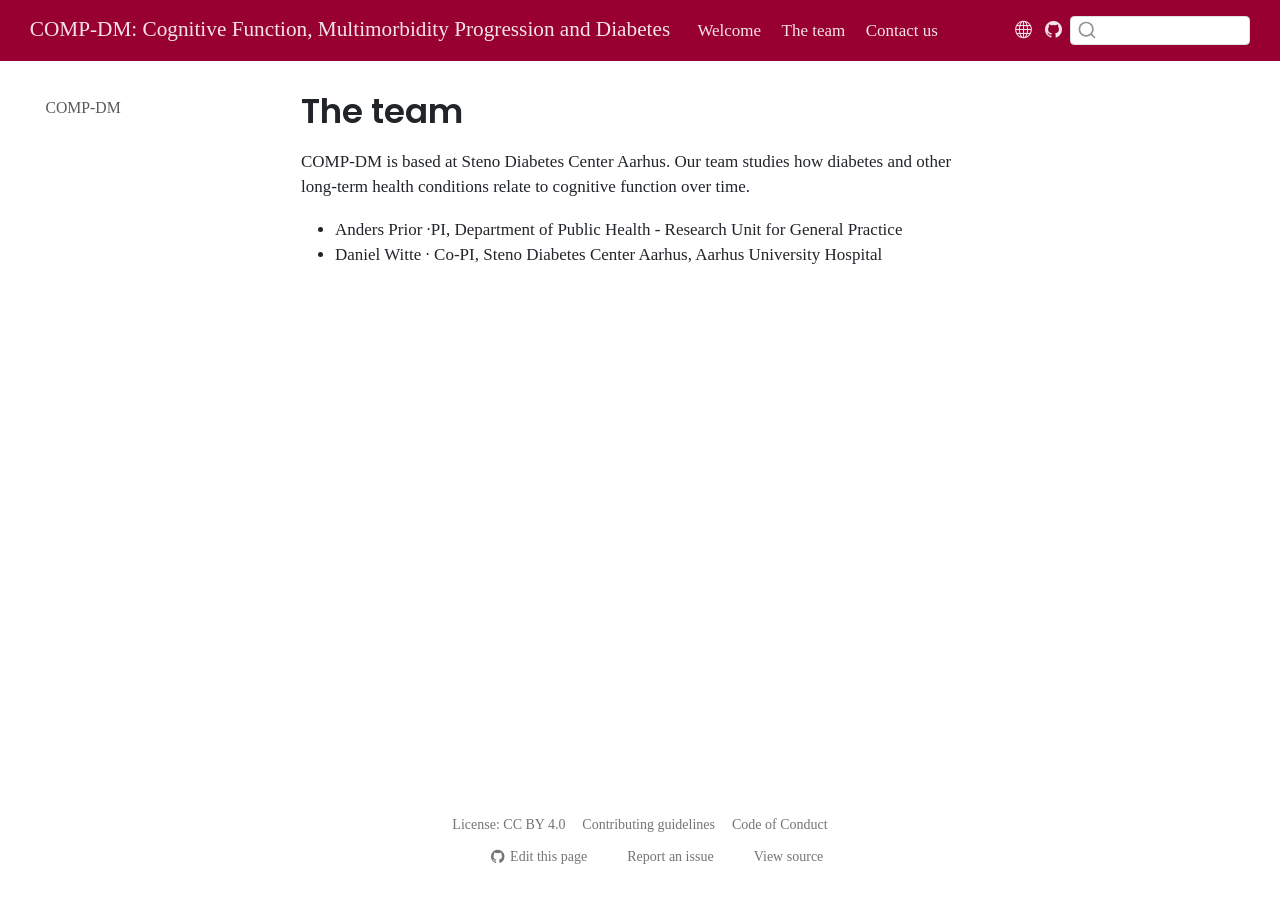
<file: team.html>
<!DOCTYPE html>
<html xmlns="http://www.w3.org/1999/xhtml" lang="en" xml:lang="en"><head>

<meta charset="utf-8">
<meta name="generator" content="quarto-1.11.9">

<meta name="viewport" content="width=device-width, initial-scale=1.0, user-scalable=yes">


<title>The team – COMP-DM: Cognitive Function, Multimorbidity Progression and Diabetes</title>
<style>
/* Default styles provided by pandoc.
** See https://pandoc.org/MANUAL.html#variables-for-html for config info.
*/
span.smallcaps{font-variant: small-caps;}
div.columns{display: flex; gap: 1.5em;}
div.column{flex: auto;}
@media screen {
div.columns{gap: min(4vw, 1.5em);}
div.column{overflow-x: auto;}
}
div.hanging-indent{margin-left: 1.5em; text-indent: -1.5em;}
ul.task-list{list-style: none;}
ul.task-list li input[type="checkbox"] {
  width: 0.8em;
  margin: 0 0.8em 0.2em -1em; /* quarto-specific, see https://github.com/quarto-dev/quarto-cli/issues/4556 */ 
  vertical-align: middle;
}
</style>


<script src="site_libs/quarto-nav/quarto-nav.js"></script>
<script src="site_libs/clipboard/clipboard.min.js"></script>
<script src="site_libs/quarto-search/autocomplete.umd.js"></script>
<script src="site_libs/quarto-search/fuse.min.js"></script>
<script src="site_libs/quarto-search/quarto-search.js"></script>
<meta name="quarto:offset" content="./">
<script src="site_libs/quarto-html/quarto.js" type="module"></script>
<script src="site_libs/quarto-html/tabsets/tabsets.js" type="module"></script>
<script src="site_libs/quarto-html/scrollable-regions/scrollable-regions.js" type="module"></script>
<script src="site_libs/quarto-html/popper.min.js"></script>
<script src="site_libs/quarto-html/tippy.umd.min.js"></script>
<script src="site_libs/quarto-html/anchor.min.js"></script>
<link href="site_libs/quarto-html/tippy.css" rel="stylesheet">
<link href="site_libs/quarto-html/quarto-syntax-highlighting-1f42ef86e7bbcd4ef0935f55bd85d622.css" rel="stylesheet" class="quarto-color-scheme" id="quarto-text-highlighting-styles">
<link href="site_libs/quarto-html/quarto-syntax-highlighting-dark-b2c10e9313c6d05287a68e7950ff1397.css" rel="stylesheet" class="quarto-color-scheme quarto-color-alternate" id="quarto-text-highlighting-styles">
<link href="site_libs/quarto-html/quarto-syntax-highlighting-1f42ef86e7bbcd4ef0935f55bd85d622.css" rel="stylesheet" class="quarto-color-scheme-extra" id="quarto-text-highlighting-styles">
<script src="site_libs/bootstrap/bootstrap.min.js"></script>
<link href="site_libs/bootstrap/bootstrap-icons.css" rel="stylesheet">
<link href="site_libs/bootstrap/bootstrap-31ec49160400fd3d68279edfdcd35923.min.css" rel="stylesheet" append-hash="true" class="quarto-color-scheme" id="quarto-bootstrap" data-mode="light">
<link href="site_libs/bootstrap/bootstrap-dark-31ec49160400fd3d68279edfdcd35923.min.css" rel="stylesheet" append-hash="true" class="quarto-color-scheme quarto-color-alternate" id="quarto-bootstrap" data-mode="light">
<link href="site_libs/bootstrap/bootstrap-31ec49160400fd3d68279edfdcd35923.min.css" rel="stylesheet" append-hash="true" class="quarto-color-scheme-extra" id="quarto-bootstrap" data-mode="light">
<script id="quarto-search-options" type="application/json">{
  "location": "navbar",
  "copy-button": false,
  "collapse-after": 3,
  "panel-placement": "end",
  "type": "textbox",
  "limit": 50,
  "keyboard-shortcut": [
    "f",
    "/",
    "s"
  ],
  "language": {
    "search-no-results-text": "No results",
    "search-matching-documents-text": "matching documents",
    "search-copy-link-title": "Copy link to search",
    "search-hide-matches-text": "Hide additional matches",
    "search-more-match-text": "more match in this document",
    "search-more-matches-text": "more matches in this document",
    "search-clear-button-title": "Clear",
    "search-text-placeholder": "",
    "search-detached-cancel-button-title": "Cancel",
    "search-submit-button-title": "Submit",
    "search-label": "Search"
  }
}</script>


</head>

<body class="nav-sidebar floating nav-fixed quarto-light"><a id="quarto-skip-link" class="visually-hidden-focusable" href="#quarto-document-content">Skip to main content</a>

<div id="quarto-search-results"></div>
  <header id="quarto-header" class="headroom fixed-top">
    <nav class="navbar navbar-expand-lg " data-bs-theme="dark" aria-label="Site">
      <div class="navbar-container container-fluid">
      <div class="navbar-brand-container mx-auto">
    <a class="navbar-brand" href="./index.html">
    <span class="navbar-title">COMP-DM: Cognitive Function, Multimorbidity Progression and Diabetes</span>
    </a>
  </div>
          <button class="navbar-toggler" type="button" data-bs-toggle="collapse" data-bs-target="#navbarCollapse" aria-controls="navbarCollapse" aria-expanded="false" aria-label="Toggle navigation" onclick="if (window.quartoToggleHeadroom) { window.quartoToggleHeadroom(); }">
  <span class="navbar-toggler-icon"></span>
</button>
          <div class="collapse navbar-collapse" id="navbarCollapse">
            <ul class="navbar-nav navbar-nav-scroll me-auto">
  <li class="nav-item">
    <a class="nav-link active" href="./index.html" aria-current="page"> 
<span class="menu-text">Welcome</span></a>
  </li>  
  <li class="nav-item">
    <a class="nav-link" href="./team.html"> 
<span class="menu-text">The team</span></a>
  </li>  
  <li class="nav-item">
    <a class="nav-link" href="./contact.html"> 
<span class="menu-text">Contact us</span></a>
  </li>  
</ul>
          </div> <!-- /navcollapse -->
            <div class="quarto-navbar-tools">
    <a href="https://steno-aarhus.github.io" title="" class="quarto-navigation-tool px-1" aria-label="Globe icon: Link to the Steno Aarhus GitHub landing webpage for all other Steno Aarhus projects"><i class="bi bi-globe"></i></a>
    <a href="https://github.com/steno-aarhus/comp-dm" title="" class="quarto-navigation-tool px-1" aria-label="GitHub icon: Source repository"><i class="bi bi-github"></i></a>
</div>
            <div id="quarto-search" class="" title="Search"></div>
      </div> <!-- /container-fluid -->
    </nav>
  <nav class="quarto-secondary-nav" aria-label="Toolbar">
    <div class="container-fluid d-flex">
      <button type="button" class="quarto-btn-toggle btn" data-bs-toggle="collapse" role="button" data-bs-target=".quarto-sidebar-collapse-item" aria-controls="quarto-sidebar" aria-expanded="false" aria-label="Toggle sidebar navigation" onclick="if (window.quartoToggleHeadroom) { window.quartoToggleHeadroom(); }">
        <i class="bi bi-layout-text-sidebar-reverse"></i>
      </button>
        <nav class="quarto-page-breadcrumbs" aria-label="Breadcrumbs"><ol class="breadcrumb"><li class="breadcrumb-item">The team</li></ol></nav>
        <a class="flex-grow-1" data-bs-toggle="collapse" data-bs-target=".quarto-sidebar-collapse-item" onclick="if (window.quartoToggleHeadroom) { window.quartoToggleHeadroom(); }">      
        </a>
    </div>
  </nav>
</header>
<!-- content -->
<div id="quarto-content" class="quarto-container page-columns page-rows-contents page-layout-article page-navbar">
<!-- sidebar -->
  <nav id="quarto-sidebar" class="sidebar collapse collapse-horizontal quarto-sidebar-collapse-item sidebar-navigation floating overflow-auto" aria-label="Section">
    <div class="sidebar-menu-container"> 
    <ul class="list-unstyled mt-1">
        <li class="sidebar-item">
  <div class="sidebar-item-container"> 
  <a href="./index.html" class="sidebar-item-text sidebar-link">
 <span class="menu-text">COMP-DM</span></a>
  </div>
</li>
    </ul>
    </div>
</nav>
<div id="quarto-sidebar-glass" class="quarto-sidebar-collapse-item" data-bs-toggle="collapse" data-bs-target=".quarto-sidebar-collapse-item"></div>
<!-- margin-sidebar -->
    <div id="quarto-margin-sidebar" class="sidebar margin-sidebar zindex-bottom">
        
    </div>
<!-- main -->
<main class="content" id="quarto-document-content" tabindex="-1">

<header id="title-block-header" class="quarto-title-block default">
<div class="quarto-title">
<h1 class="title">The team</h1>
</div>



<div class="quarto-title-meta">

    
  
    
  </div>
  


</header>


<p>COMP-DM is based at Steno Diabetes Center Aarhus. Our team studies how diabetes and other long-term health conditions relate to cognitive function over time.</p>
<ul>
<li><strong>Anders Prior</strong> ·PI, Department of Public Health - Research Unit for General Practice</li>
<li><strong>Daniel Witte</strong> · Co-PI, Steno Diabetes Center Aarhus, Aarhus University Hospital</li>
</ul>



</main> <!-- /main -->
<script id="quarto-html-after-body" type="application/javascript">
  window.document.addEventListener("DOMContentLoaded", function (event) {
    const icon = "";
    const anchorJS = new window.AnchorJS();
    anchorJS.options = {
      placement: 'right',
      icon: icon
    };
    anchorJS.add('.anchored');
    const isCodeAnnotation = (el) => {
      for (const clz of el.classList) {
        if (clz.startsWith('code-annotation-')) {                     
          return true;
        }
      }
      return false;
    }
    const onCopySuccess = function(e) {
      // button target
      const button = e.trigger;
      // don't keep focus
      button.blur();
      // flash "checked"
      button.classList.add('code-copy-button-checked');
      var currentTitle = button.getAttribute("title");
      button.setAttribute("title", "Copied!");
      let tooltip;
      if (window.bootstrap) {
        button.setAttribute("data-bs-toggle", "tooltip");
        button.setAttribute("data-bs-placement", "left");
        button.setAttribute("data-bs-title", "Copied!");
        tooltip = new bootstrap.Tooltip(button, 
          { trigger: "manual", 
            customClass: "code-copy-button-tooltip",
            offset: [0, -8]});
        tooltip.show();    
      }
      setTimeout(function() {
        if (tooltip) {
          tooltip.hide();
          button.removeAttribute("data-bs-title");
          button.removeAttribute("data-bs-toggle");
          button.removeAttribute("data-bs-placement");
        }
        button.setAttribute("title", currentTitle);
        button.classList.remove('code-copy-button-checked');
      }, 1000);
      // clear code selection
      e.clearSelection();
    }
    const getTextToCopy = function(trigger) {
      const outerScaffold = trigger.parentElement.cloneNode(true);
      const codeEl = outerScaffold.querySelector('code');
      for (const childEl of codeEl.children) {
        if (isCodeAnnotation(childEl)) {
          childEl.remove();
        }
      }
      return codeEl.innerText;
    }
    const clipboard = new window.ClipboardJS('.code-copy-button:not([data-in-quarto-modal])', {
      text: getTextToCopy
    });
    clipboard.on('success', onCopySuccess);
    if (window.document.getElementById('quarto-embedded-source-code-modal')) {
      const clipboardModal = new window.ClipboardJS('.code-copy-button[data-in-quarto-modal]', {
        text: getTextToCopy,
        container: window.document.getElementById('quarto-embedded-source-code-modal')
      });
      clipboardModal.on('success', onCopySuccess);
    }
      var localhostRegex = new RegExp(/^(?:http|https):\/\/localhost\:?[0-9]*\//);
      var mailtoRegex = new RegExp(/^mailto:/);
        var filterRegex = new RegExp("https:\/\/steno-aarhus\.github\.io\/comp-dm\/");
      var isInternal = (href) => {
          return filterRegex.test(href) || localhostRegex.test(href) || mailtoRegex.test(href);
      }
      // Inspect non-navigation links and adorn them if external
      window.quartoDecorateExternalLinks = function (root) {
     var links = (root || window.document).querySelectorAll('a[href]:not(.nav-link):not(.navbar-brand):not(.toc-action):not(.sidebar-link):not(.sidebar-item-toggle):not(.pagination-link):not(.no-external):not([aria-hidden]):not(.dropdown-item):not(.quarto-navigation-tool):not(.about-link)');
      for (var i=0; i<links.length; i++) {
        const link = links[i];
        if (!isInternal(link.href)) {
          // undo the damage that might have been done by quarto-nav.js in the case of
          // links that we want to consider external
          if (link.dataset.originalHref !== undefined) {
            link.href = link.dataset.originalHref;
          }
          if (!link.classList.contains('no-external-icon')) {
          }
        }
      }
      };
      window.quartoDecorateExternalLinks(window.document);
    // Esc closes the popup (WCAG 1.4.13) and focus leaving both trigger and
    // popup closes it (WCAG 2.4.11); tippy handles neither for interactive popups.
    const hideOnEscAndFocusOut = {
      name: 'hideOnEscAndFocusOut',
      defaultValue: true,
      fn(instance) {
        const dismiss = () => {
          // A show scheduled by the trigger delay would otherwise reopen it
          instance.clearDelayTimeouts();
          instance.hide();
        };
        const onKeyDown = (event) => {
          if (event.key !== 'Escape') {
            return;
          }
          // Keep Esc from also reaching page handlers (e.g. reveal.js overview),
          // except an open reveal.js slide menu, which Esc should close too.
          // The menu handles keys only when its keyboard option is on.
          const menuHandlesEsc = window.Reveal?.getPlugin?.('menu')?.isOpen() &&
            window.Reveal.getConfig().menu?.keyboard !== false;
          if (!menuHandlesEsc) {
            event.stopPropagation();
          }
          if (instance.popper.contains(window.document.activeElement)) {
            // Disabled while refocusing so the focus trigger does not reopen it
            instance.disable();
            instance.reference.focus();
            instance.enable();
          }
          dismiss();
        };
        const onFocusOut = (event) => {
          const target = event.relatedTarget;
          if (target && !instance.reference.contains(target) &&
              !instance.popper.contains(target)) {
            dismiss();
          }
        };
        // On the trigger too: a click trigger (code-annotations: select) has no
        // blur handling. Attached for the instance's lifetime so leaving the
        // trigger also cancels a show still pending on the trigger delay.
        instance.reference.addEventListener('focusout', onFocusOut);
        return {
          onShow() {
            window.document.addEventListener('keydown', onKeyDown, true);
            instance.popper.addEventListener('focusout', onFocusOut);
          },
          onHide() {
            window.document.removeEventListener('keydown', onKeyDown, true);
            instance.popper.removeEventListener('focusout', onFocusOut);
          },
          onDestroy() {
            instance.reference.removeEventListener('focusout', onFocusOut);
          },
        };
      },
    };
    function tippyHover(el, contentFn, onTriggerFn, onUntriggerFn) {
      const config = {
        allowHTML: true,
        maxWidth: 500,
        delay: 100,
        arrow: false,
        appendTo: function(el) {
            return el.parentElement;
        },
        interactive: true,
        interactiveBorder: 10,
        theme: 'quarto',
        placement: 'bottom-start',
        plugins: [hideOnEscAndFocusOut],
      };
      if (contentFn) {
        config.content = contentFn;
      }
      if (onTriggerFn) {
        config.onTrigger = onTriggerFn;
      }
      if (onUntriggerFn) {
        config.onUntrigger = onUntriggerFn;
      }
      window.tippy(el, config); 
    }
    const noterefs = window.document.querySelectorAll('a[role="doc-noteref"]');
    for (var i=0; i<noterefs.length; i++) {
      const ref = noterefs[i];
      tippyHover(ref, function() {
        // use id or data attribute instead here
        let href = ref.getAttribute('data-footnote-href') || ref.getAttribute('href');
        try { href = new URL(href).hash; } catch {}
        const id = href.replace(/^#\/?/, "");
        const note = window.document.getElementById(id);
        if (note) {
          return note.innerHTML;
        } else {
          return "";
        }
      });
    }
    const xrefs = window.document.querySelectorAll('a.quarto-xref');
    const processXRef = (id, note) => {
      // Strip column container classes
      const stripColumnClz = (el) => {
        el.classList.remove("page-full", "page-columns");
        if (el.children) {
          for (const child of el.children) {
            stripColumnClz(child);
          }
        }
      }
      stripColumnClz(note)
      if (id === null || id.startsWith('sec-')) {
        // Special case sections, only their first couple elements
        const container = document.createElement("div");
        if (note.children && note.children.length > 2) {
          container.appendChild(note.children[0].cloneNode(true));
          for (let i = 1; i < note.children.length; i++) {
            const child = note.children[i];
            if (child.tagName === "P" && child.innerText === "") {
              continue;
            } else {
              container.appendChild(child.cloneNode(true));
              break;
            }
          }
          if (window.Quarto?.typesetMath) {
            window.Quarto.typesetMath(container);
          }
          return container.innerHTML
        } else {
          if (window.Quarto?.typesetMath) {
            window.Quarto.typesetMath(note);
          }
          return note.innerHTML;
        }
      } else {
        // Remove any anchor links if they are present
        const anchorLink = note.querySelector('a.anchorjs-link');
        if (anchorLink) {
          anchorLink.remove();
        }
        if (window.Quarto?.typesetMath) {
          window.Quarto.typesetMath(note);
        }
        if (note.classList.contains("callout")) {
          return note.outerHTML;
        } else {
          return note.innerHTML;
        }
      }
    }
    for (var i=0; i<xrefs.length; i++) {
      const xref = xrefs[i];
      tippyHover(xref, undefined, function(instance) {
        instance.disable();
        let url = xref.getAttribute('href');
        let hash = undefined; 
        if (url.startsWith('#')) {
          hash = url;
        } else {
          try { hash = new URL(url).hash; } catch {}
        }
        if (hash) {
          const id = hash.replace(/^#\/?/, "");
          const note = window.document.getElementById(id);
          if (note !== null) {
            try {
              const html = processXRef(id, note.cloneNode(true));
              instance.setContent(html);
            } finally {
              instance.enable();
              instance.show();
            }
          } else {
            // See if we can fetch this
            fetch(url.split('#')[0])
            .then(res => res.text())
            .then(html => {
              const parser = new DOMParser();
              const htmlDoc = parser.parseFromString(html, "text/html");
              const note = htmlDoc.getElementById(id);
              if (note !== null) {
                const html = processXRef(id, note);
                instance.setContent(html);
              } 
            }).finally(() => {
              instance.enable();
              instance.show();
            });
          }
        } else {
          // See if we can fetch a full url (with no hash to target)
          // This is a special case and we should probably do some content thinning / targeting
          fetch(url)
          .then(res => res.text())
          .then(html => {
            const parser = new DOMParser();
            const htmlDoc = parser.parseFromString(html, "text/html");
            const note = htmlDoc.querySelector('main.content');
            if (note !== null) {
              // This should only happen for chapter cross references
              // (since there is no id in the URL)
              // remove the first header
              if (note.children.length > 0 && note.children[0].tagName === "HEADER") {
                note.children[0].remove();
              }
              const html = processXRef(null, note);
              instance.setContent(html);
            } 
          }).finally(() => {
            instance.enable();
            instance.show();
          });
        }
      }, function(instance) {
      });
    }
        let selectedAnnoteEl;
        const selectorForAnnotation = ( cell, annotation) => {
          let cellAttr = 'data-code-cell="' + cell + '"';
          let lineAttr = 'data-code-annotation="' +  annotation + '"';
          const selector = 'span[' + cellAttr + '][' + lineAttr + ']';
          return selector;
        }
        const selectCodeLines = (annoteEl) => {
          const doc = window.document;
          const targetCell = annoteEl.getAttribute("data-target-cell");
          const targetAnnotation = annoteEl.getAttribute("data-target-annotation");
          const annoteSpan = window.document.querySelector(selectorForAnnotation(targetCell, targetAnnotation));
          const lines = annoteSpan.getAttribute("data-code-lines").split(",");
          const lineIds = lines.map((line) => {
            return targetCell + "-" + line;
          })
          // Each band is positioned against its own containing block, which is
          // not the offsetParent of the lines, so place it from client rects.
          const placeBand = (band, firstEl, lastEl, codeBlock) => {
            const container = band.offsetParent;
            if (container === null) {
              return;
            }
            const containerRect = container.getBoundingClientRect();
            // Reveal.js scales slides with a transform, so convert client
            // pixels back to the CSS pixels of the container.
            const scale = containerRect.height / container.offsetHeight || 1;
            const firstRect = firstEl.getBoundingClientRect();
            const lastRect = lastEl.getBoundingClientRect();
            const top = (firstRect.top - containerRect.top) / scale - container.clientTop + container.scrollTop;
            const height = (lastRect.bottom - firstRect.top) / scale;
            band.style.top = top - 2 + "px";
            band.style.height = height + 4 + "px";
            if (codeBlock) {
              // Without the copy button wrapper, the containing block is wider
              // than the code block, so span the code block explicitly.
              const blockRect = codeBlock.getBoundingClientRect();
              band.style.left = (blockRect.left - containerRect.left) / scale - container.clientLeft + container.scrollLeft + "px";
              band.style.width = blockRect.width / scale + "px";
            }
          };
          if (lineIds.length > 0) {
            const el = window.document.getElementById(lineIds[0]);
            const lastEl = window.document.getElementById(lineIds[lineIds.length - 1]);
            const parent = el.parentElement.parentElement;
            // cook up a div (if necessary) and position it
            let div = window.document.getElementById("code-annotation-line-highlight");
            if (div === null) {
              div = window.document.createElement("div");
              div.setAttribute("id", "code-annotation-line-highlight");
              div.style.position = 'absolute';
              parent.appendChild(div);
            }
            placeBand(div, el, lastEl, parent.closest("div.sourceCode") || parent);
            let gutterDiv = window.document.getElementById("code-annotation-line-highlight-gutter");
            if (gutterDiv === null) {
              gutterDiv = window.document.createElement("div");
              gutterDiv.setAttribute("id", "code-annotation-line-highlight-gutter");
              gutterDiv.style.position = 'absolute';
              const codeCell = window.document.getElementById(targetCell);
              const gutter = codeCell.querySelector('.code-annotation-gutter');
              gutter.appendChild(gutterDiv);
            }
            placeBand(gutterDiv, el, lastEl);
            selectedAnnoteEl = annoteEl;
          }
        };
        const unselectCodeLines = () => {
          const elementsIds = ["code-annotation-line-highlight", "code-annotation-line-highlight-gutter"];
          elementsIds.forEach((elId) => {
            const div = window.document.getElementById(elId);
            if (div) {
              div.remove();
            }
          });
          selectedAnnoteEl = undefined;
        };
          // Handle positioning of the toggle
      window.addEventListener(
        "resize",
        throttle(() => {
          elRect = undefined;
          if (selectedAnnoteEl) {
            selectCodeLines(selectedAnnoteEl);
          }
        }, 10)
      );
      function throttle(fn, ms) {
      let throttle = false;
      let timer;
        return (...args) => {
          if(!throttle) { // first call gets through
              fn.apply(this, args);
              throttle = true;
          } else { // all the others get throttled
              if(timer) clearTimeout(timer); // cancel #2
              timer = setTimeout(() => {
                fn.apply(this, args);
                timer = throttle = false;
              }, ms);
          }
        };
      }
        // Attach click handler to the DT
        const annoteDls = window.document.querySelectorAll('dt[data-target-cell]');
        for (const annoteDlNode of annoteDls) {
          annoteDlNode.addEventListener('click', (event) => {
            const clickedEl = event.target;
            if (clickedEl !== selectedAnnoteEl) {
              unselectCodeLines();
              const activeEl = window.document.querySelector('dt[data-target-cell].code-annotation-active');
              if (activeEl) {
                activeEl.classList.remove('code-annotation-active');
              }
              selectCodeLines(clickedEl);
              clickedEl.classList.add('code-annotation-active');
            } else {
              // Unselect the line
              unselectCodeLines();
              clickedEl.classList.remove('code-annotation-active');
            }
          });
        }
    const findCites = (el) => {
      const parentEl = el.parentElement;
      if (parentEl) {
        const cites = parentEl.dataset.cites;
        if (cites) {
          return {
            el,
            cites: cites.split(' ')
          };
        } else {
          return findCites(el.parentElement)
        }
      } else {
        return undefined;
      }
    };
    var bibliorefs = window.document.querySelectorAll('a[role="doc-biblioref"]');
    for (var i=0; i<bibliorefs.length; i++) {
      const ref = bibliorefs[i];
      const citeInfo = findCites(ref);
      if (citeInfo) {
        tippyHover(citeInfo.el, function() {
          var popup = window.document.createElement('div');
          citeInfo.cites.forEach(function(cite) {
            var citeDiv = window.document.createElement('div');
            citeDiv.classList.add('hanging-indent');
            citeDiv.classList.add('csl-entry');
            var biblioDiv = window.document.getElementById('ref-' + cite);
            if (biblioDiv) {
              citeDiv.innerHTML = biblioDiv.innerHTML;
            }
            popup.appendChild(citeDiv);
          });
          return popup.innerHTML;
        });
      }
    }
  });
  </script>
  <script type="application/javascript">
  window.quartoScrollableRegionsLabels = {"code":"Scrollable code","output":"Scrollable output"};
  </script>
</div> <!-- /content -->
<footer class="footer">
  <div class="nav-footer">
    <div class="nav-footer-left">
      &nbsp;
    </div>   
    <div class="nav-footer-center">
      <ul class="footer-items list-unstyled">
    <li class="nav-item">
    <a class="nav-link" href="https://creativecommons.org/licenses/by/4.0/">
<p>License: CC BY 4.0</p>
</a>
  </li>  
    <li class="nav-item">
    <a class="nav-link" href="https://steno-aarhus.github.io/research/CONTRIBUTING.html">
<p>Contributing guidelines</p>
</a>
  </li>  
    <li class="nav-item">
    <a class="nav-link" href="https://steno-aarhus.github.io/research/CODE_OF_CONDUCT.html">
<p>Code of Conduct</p>
</a>
  </li>  
</ul>
    <div class="toc-actions"><ul><li><a href="https://github.com/steno-aarhus/comp-dm/edit/main/team.qmd" class="toc-action"><i class="bi bi-github"></i>Edit this page</a></li><li><a href="https://github.com/steno-aarhus/comp-dm/issues/new" class="toc-action"><i class="bi empty"></i>Report an issue</a></li><li><a href="https://github.com/steno-aarhus/comp-dm/blob/main/team.qmd" class="toc-action"><i class="bi empty"></i>View source</a></li></ul></div></div>
    <div class="nav-footer-right">
      &nbsp;
    </div>
  </div>
</footer>




</body></html>
</file>
<file: site_libs/quarto-html/tippy.css>
.tippy-box[data-animation=fade][data-state=hidden]{opacity:0}[data-tippy-root]{max-width:calc(100vw - 10px)}.tippy-box{position:relative;background-color:#333;color:#fff;border-radius:4px;font-size:14px;line-height:1.4;white-space:normal;outline:0;transition-property:transform,visibility,opacity}.tippy-box[data-placement^=top]>.tippy-arrow{bottom:0}.tippy-box[data-placement^=top]>.tippy-arrow:before{bottom:-7px;left:0;border-width:8px 8px 0;border-top-color:initial;transform-origin:center top}.tippy-box[data-placement^=bottom]>.tippy-arrow{top:0}.tippy-box[data-placement^=bottom]>.tippy-arrow:before{top:-7px;left:0;border-width:0 8px 8px;border-bottom-color:initial;transform-origin:center bottom}.tippy-box[data-placement^=left]>.tippy-arrow{right:0}.tippy-box[data-placement^=left]>.tippy-arrow:before{border-width:8px 0 8px 8px;border-left-color:initial;right:-7px;transform-origin:center left}.tippy-box[data-placement^=right]>.tippy-arrow{left:0}.tippy-box[data-placement^=right]>.tippy-arrow:before{left:-7px;border-width:8px 8px 8px 0;border-right-color:initial;transform-origin:center right}.tippy-box[data-inertia][data-state=visible]{transition-timing-function:cubic-bezier(.54,1.5,.38,1.11)}.tippy-arrow{width:16px;height:16px;color:#333}.tippy-arrow:before{content:"";position:absolute;border-color:transparent;border-style:solid}.tippy-content{position:relative;padding:5px 9px;z-index:1}
</file>
<file: site_libs/quarto-html/quarto-syntax-highlighting-1f42ef86e7bbcd4ef0935f55bd85d622.css>
/* quarto syntax highlight colors */
:root {
  --quarto-hl-ot-color: #003B4F;
  --quarto-hl-at-color: #657422;
  --quarto-hl-ss-color: #20794D;
  --quarto-hl-an-color: #5E5E5E;
  --quarto-hl-fu-color: #4758AB;
  --quarto-hl-st-color: #20794D;
  --quarto-hl-cf-color: #003B4F;
  --quarto-hl-op-color: #5E5E5E;
  --quarto-hl-er-color: #AD0000;
  --quarto-hl-bn-color: #AD0000;
  --quarto-hl-al-color: #AD0000;
  --quarto-hl-va-color: #111111;
  --quarto-hl-bu-color: inherit;
  --quarto-hl-ex-color: inherit;
  --quarto-hl-pp-color: #AD0000;
  --quarto-hl-in-color: #5E5E5E;
  --quarto-hl-vs-color: #20794D;
  --quarto-hl-wa-color: #5E5E5E;
  --quarto-hl-do-color: #5E5E5E;
  --quarto-hl-im-color: #00769E;
  --quarto-hl-ch-color: #20794D;
  --quarto-hl-dt-color: #AD0000;
  --quarto-hl-fl-color: #AD0000;
  --quarto-hl-co-color: #5E5E5E;
  --quarto-hl-cv-color: #5E5E5E;
  --quarto-hl-cn-color: #8f5902;
  --quarto-hl-sc-color: #5E5E5E;
  --quarto-hl-dv-color: #AD0000;
  --quarto-hl-kw-color: #003B4F;
}

/* other quarto variables */
:root {
  --quarto-font-monospace: "roboto mono";
}

/* syntax highlight based on Pandoc's rules */
pre > code.sourceCode > span {
  color: #003B4F;
}

code.sourceCode > span {
  color: #003B4F;
}

div.sourceCode,
div.sourceCode pre.sourceCode {
  color: #003B4F;
}

/* Normal */
code span {
  color: #003B4F;
}

/* Alert */
code span.al {
  color: #AD0000;
  font-style: inherit;
}

/* Annotation */
code span.an {
  color: #5E5E5E;
  font-style: inherit;
}

/* Attribute */
code span.at {
  color: #657422;
  font-style: inherit;
}

/* BaseN */
code span.bn {
  color: #AD0000;
  font-style: inherit;
}

/* BuiltIn */
code span.bu {
  font-style: inherit;
}

/* ControlFlow */
code span.cf {
  color: #003B4F;
  font-weight: bold;
  font-style: inherit;
}

/* Char */
code span.ch {
  color: #20794D;
  font-style: inherit;
}

/* Constant */
code span.cn {
  color: #8f5902;
  font-style: inherit;
}

/* Comment */
code span.co {
  color: #5E5E5E;
  font-style: inherit;
}

/* CommentVar */
code span.cv {
  color: #5E5E5E;
  font-style: italic;
}

/* Documentation */
code span.do {
  color: #5E5E5E;
  font-style: italic;
}

/* DataType */
code span.dt {
  color: #AD0000;
  font-style: inherit;
}

/* DecVal */
code span.dv {
  color: #AD0000;
  font-style: inherit;
}

/* Error */
code span.er {
  color: #AD0000;
  font-style: inherit;
}

/* Extension */
code span.ex {
  font-style: inherit;
}

/* Float */
code span.fl {
  color: #AD0000;
  font-style: inherit;
}

/* Function */
code span.fu {
  color: #4758AB;
  font-style: inherit;
}

/* Import */
code span.im {
  color: #00769E;
  font-style: inherit;
}

/* Information */
code span.in {
  color: #5E5E5E;
  font-style: inherit;
}

/* Keyword */
code span.kw {
  color: #003B4F;
  font-weight: bold;
  font-style: inherit;
}

/* Operator */
code span.op {
  color: #5E5E5E;
  font-style: inherit;
}

/* Other */
code span.ot {
  color: #003B4F;
  font-style: inherit;
}

/* Preprocessor */
code span.pp {
  color: #AD0000;
  font-style: inherit;
}

/* SpecialChar */
code span.sc {
  color: #5E5E5E;
  font-style: inherit;
}

/* SpecialString */
code span.ss {
  color: #20794D;
  font-style: inherit;
}

/* String */
code span.st {
  color: #20794D;
  font-style: inherit;
}

/* Variable */
code span.va {
  color: #111111;
  font-style: inherit;
}

/* VerbatimString */
code span.vs {
  color: #20794D;
  font-style: inherit;
}

/* Warning */
code span.wa {
  color: #5E5E5E;
  font-style: italic;
}

.prevent-inlining {
  content: "</";
}

/*# sourceMappingURL=48060fe492086f91a82c61ded864e249.css.map */
</file>
<file: site_libs/quarto-html/quarto-syntax-highlighting-dark-b2c10e9313c6d05287a68e7950ff1397.css>
/* quarto syntax highlight colors */
:root {
  --quarto-hl-al-color: #f07178;
  --quarto-hl-an-color: #d4d0ab;
  --quarto-hl-at-color: #00e0e0;
  --quarto-hl-bn-color: #d4d0ab;
  --quarto-hl-bu-color: #abe338;
  --quarto-hl-ch-color: #abe338;
  --quarto-hl-co-color: #f8f8f2;
  --quarto-hl-cv-color: #ffd700;
  --quarto-hl-cn-color: #ffd700;
  --quarto-hl-cf-color: #ffa07a;
  --quarto-hl-dt-color: #ffa07a;
  --quarto-hl-dv-color: #d4d0ab;
  --quarto-hl-do-color: #f8f8f2;
  --quarto-hl-er-color: #f07178;
  --quarto-hl-ex-color: #00e0e0;
  --quarto-hl-fl-color: #d4d0ab;
  --quarto-hl-fu-color: #ffa07a;
  --quarto-hl-im-color: #abe338;
  --quarto-hl-in-color: #d4d0ab;
  --quarto-hl-kw-color: #ffa07a;
  --quarto-hl-op-color: #ffa07a;
  --quarto-hl-ot-color: #00e0e0;
  --quarto-hl-pp-color: #dcc6e0;
  --quarto-hl-re-color: #00e0e0;
  --quarto-hl-sc-color: #abe338;
  --quarto-hl-ss-color: #abe338;
  --quarto-hl-st-color: #abe338;
  --quarto-hl-va-color: #00e0e0;
  --quarto-hl-vs-color: #abe338;
  --quarto-hl-wa-color: #dcc6e0;
}

/* other quarto variables */
:root {
  --quarto-font-monospace: "roboto mono";
}

/* syntax highlight based on Pandoc's rules */
pre > code.sourceCode > span {
  color: #f8f8f2;
}

code.sourceCode > span {
  color: #f8f8f2;
}

div.sourceCode,
div.sourceCode pre.sourceCode {
  color: #f8f8f2;
}

/* Normal */
code span {
  color: #f8f8f2;
}

/* Alert */
code span.al {
  color: #f07178;
}

/* Annotation */
code span.an {
  color: #d4d0ab;
}

/* Attribute */
code span.at {
  color: #00e0e0;
}

/* BaseN */
code span.bn {
  color: #d4d0ab;
}

/* BuiltIn */
code span.bu {
  color: #abe338;
}

/* ControlFlow */
code span.cf {
  font-weight: bold;
  color: #ffa07a;
}

/* Char */
code span.ch {
  color: #abe338;
}

/* Constant */
code span.cn {
  color: #ffd700;
}

/* Comment */
code span.co {
  font-style: italic;
  color: #f8f8f2;
}

/* CommentVar */
code span.cv {
  color: #ffd700;
}

/* Documentation */
code span.do {
  color: #f8f8f2;
}

/* DataType */
code span.dt {
  color: #ffa07a;
}

/* DecVal */
code span.dv {
  color: #d4d0ab;
}

/* Error */
code span.er {
  color: #f07178;
  text-decoration: underline;
}

/* Extension */
code span.ex {
  font-weight: bold;
  color: #00e0e0;
}

/* Float */
code span.fl {
  color: #d4d0ab;
}

/* Function */
code span.fu {
  color: #ffa07a;
}

/* Import */
code span.im {
  color: #abe338;
}

/* Information */
code span.in {
  color: #d4d0ab;
}

/* Keyword */
code span.kw {
  font-weight: bold;
  color: #ffa07a;
}

/* Operator */
code span.op {
  color: #ffa07a;
}

/* Other */
code span.ot {
  color: #00e0e0;
}

/* Preprocessor */
code span.pp {
  color: #dcc6e0;
}

/* RegionMarker */
code span.re {
  background-color: #f8f8f2;
  color: #00e0e0;
}

/* SpecialChar */
code span.sc {
  color: #abe338;
}

/* SpecialString */
code span.ss {
  color: #abe338;
}

/* String */
code span.st {
  color: #abe338;
}

/* Variable */
code span.va {
  color: #00e0e0;
}

/* VerbatimString */
code span.vs {
  color: #abe338;
}

/* Warning */
code span.wa {
  color: #dcc6e0;
}

.prevent-inlining {
  content: "</";
}

/*# sourceMappingURL=e3f5c49085aab340a60beee192054bdc.css.map */
</file>
